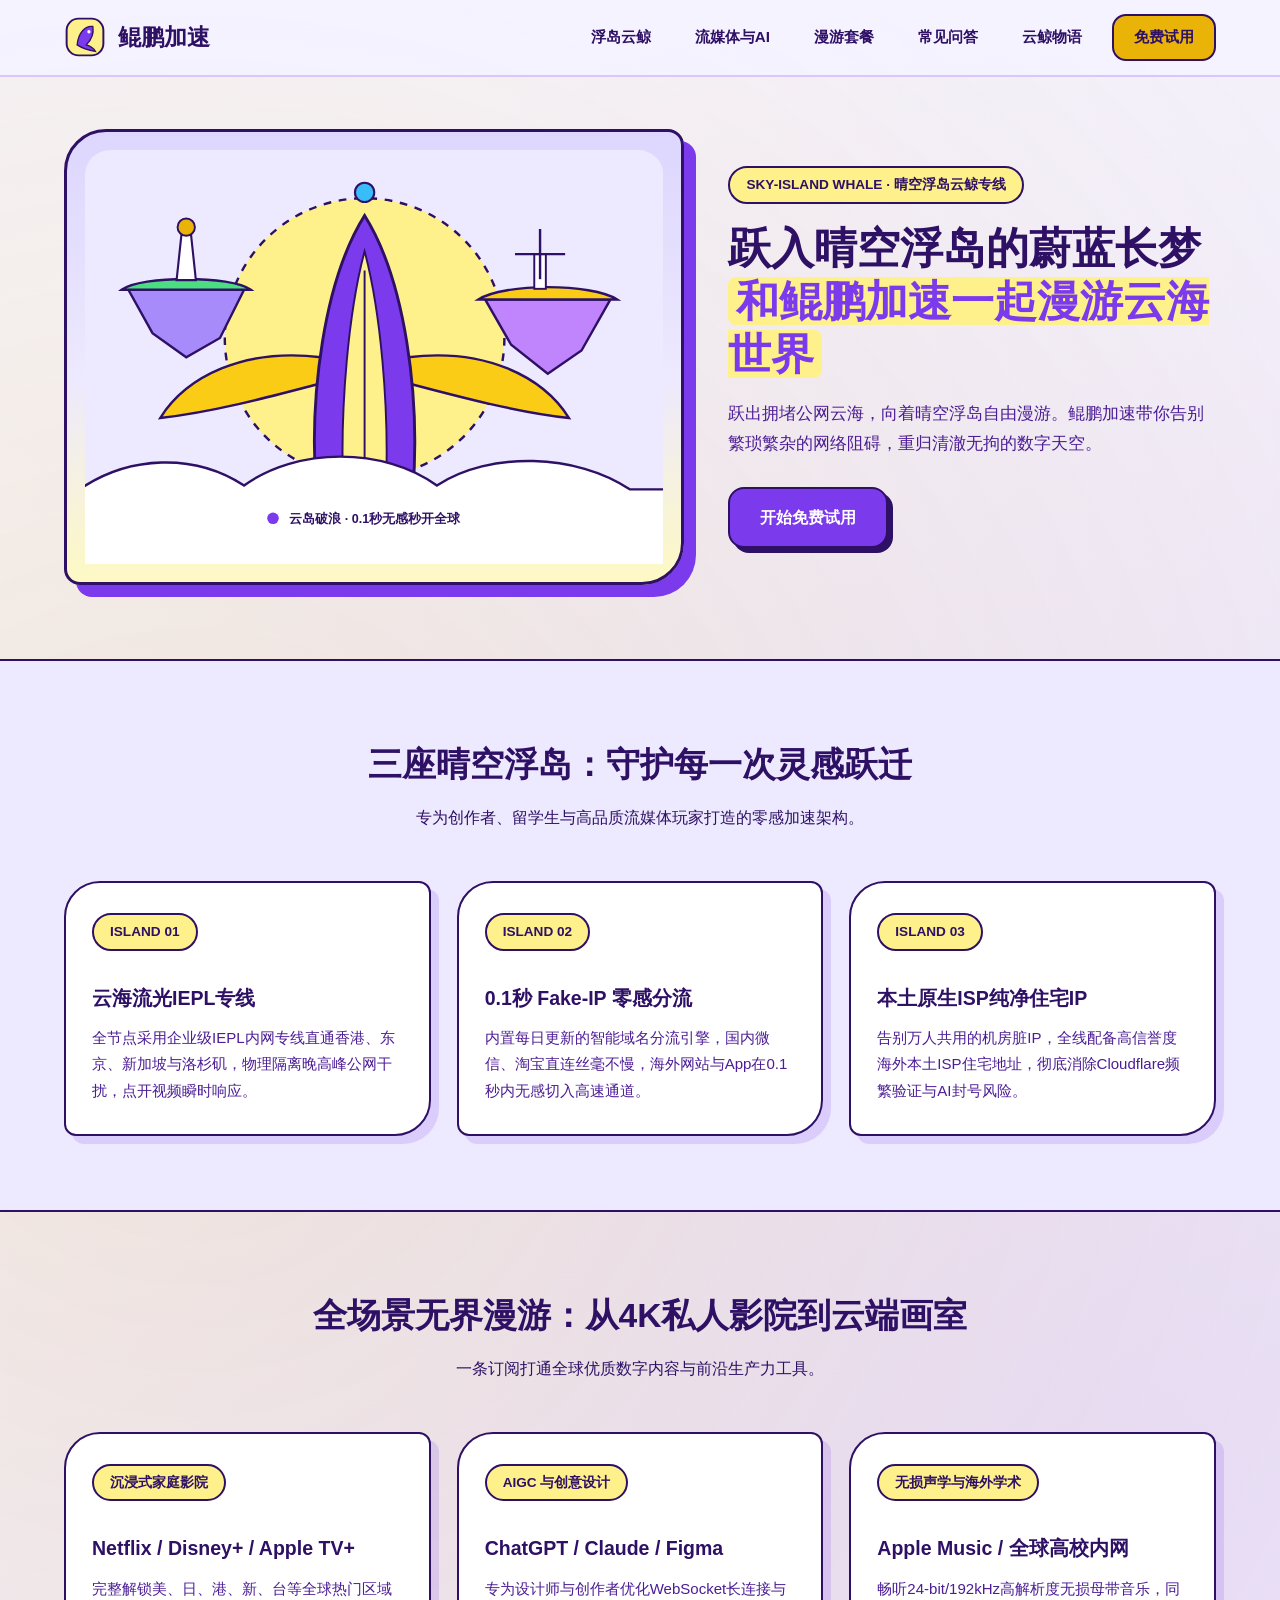
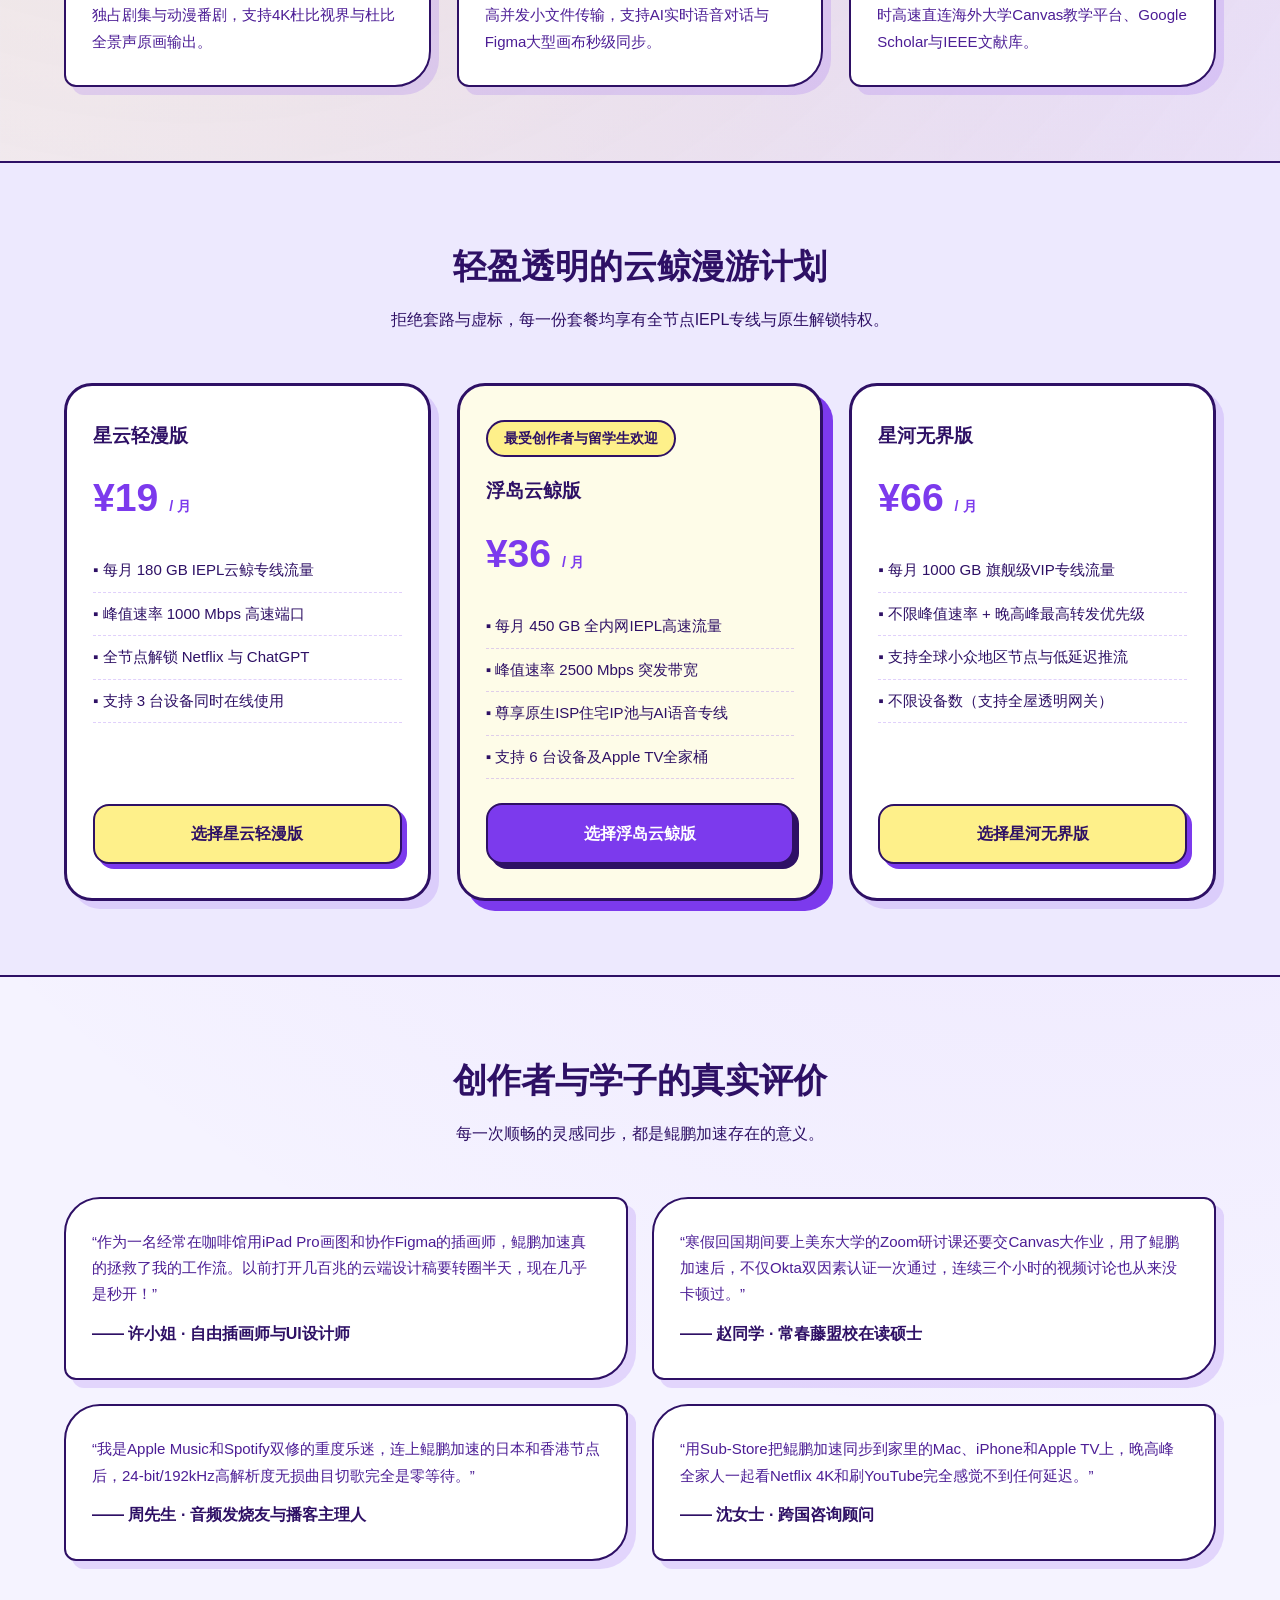
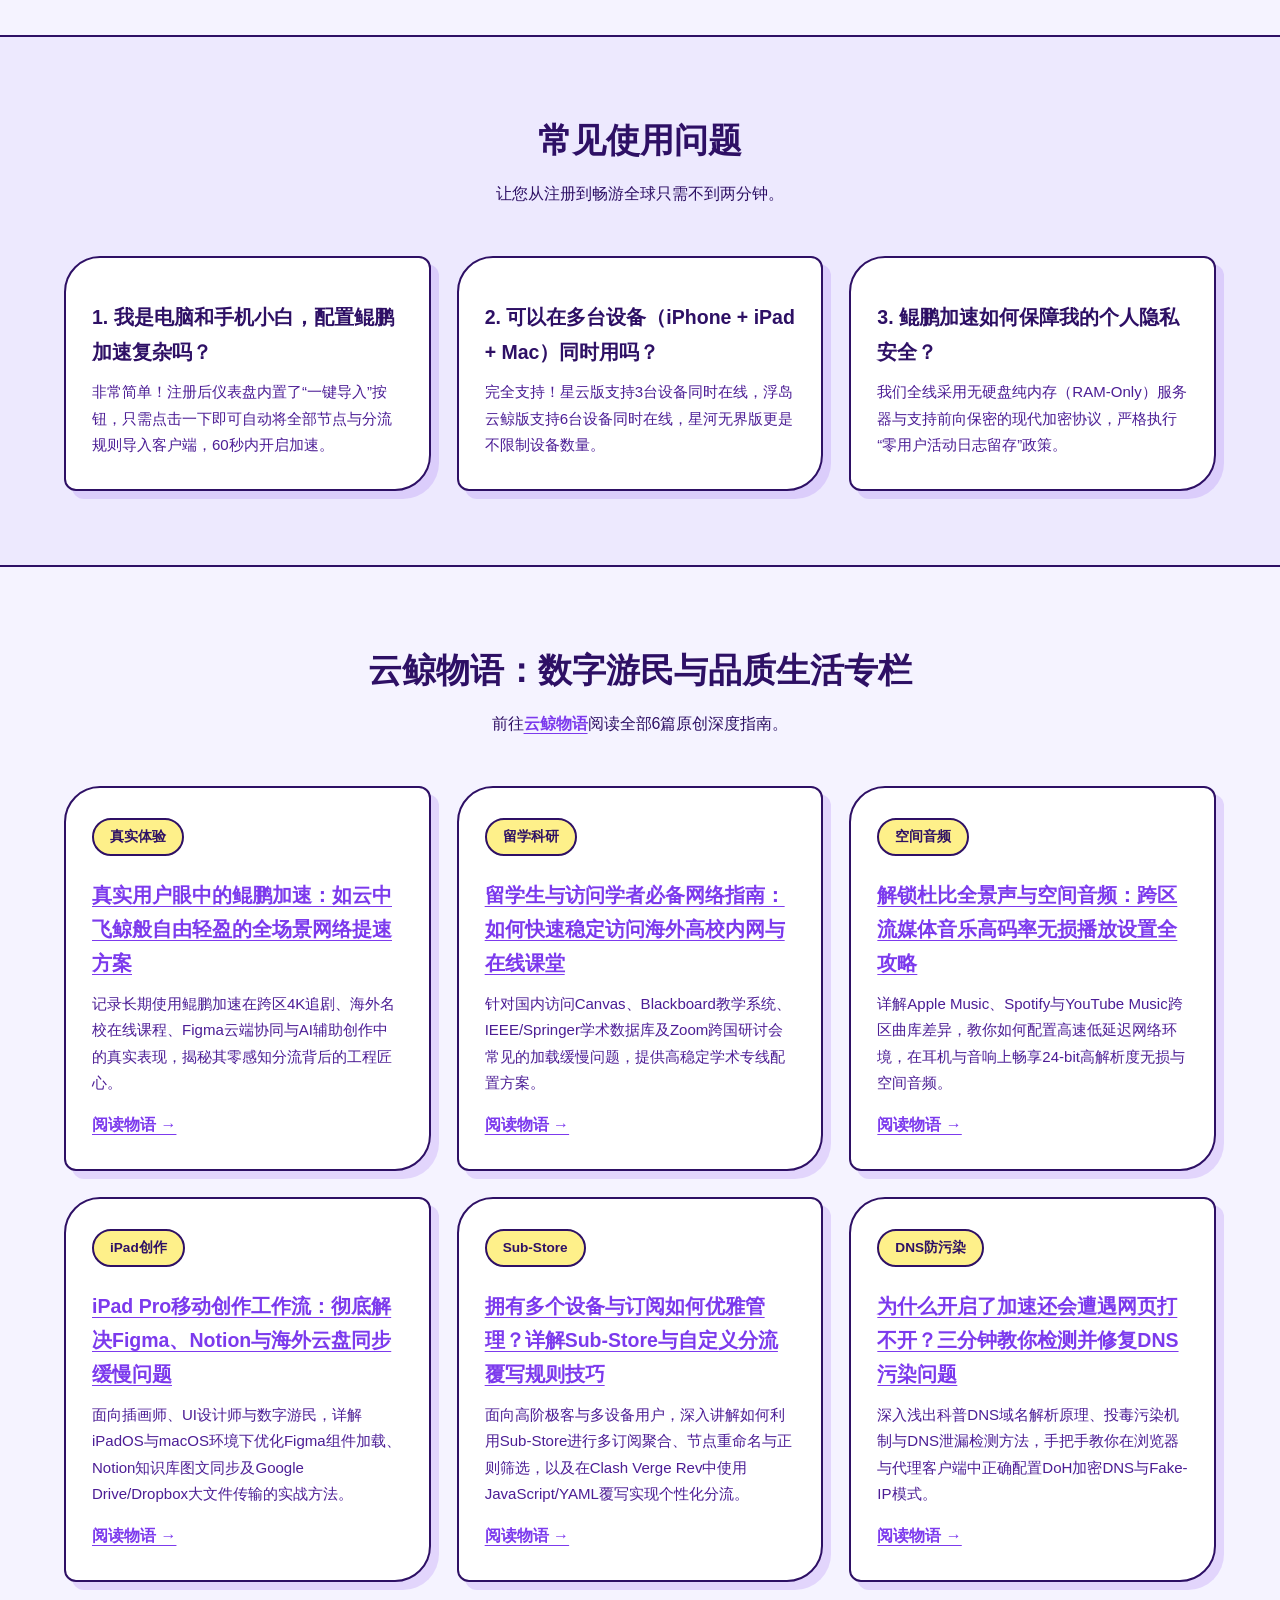
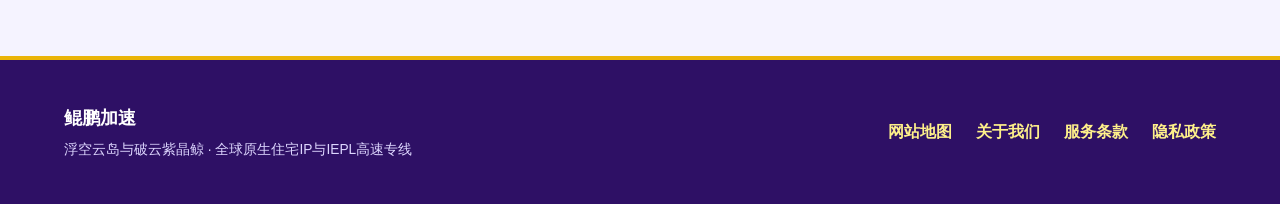
<file: index.html>
<!DOCTYPE html>
<html lang="zh-CN">
<head>
  <meta charset="UTF-8">
  <meta name="viewport" content="width=device-width, initial-scale=1.0">
  <title>鲲鹏加速 - 如云中飞鲸般自由轻盈的全球IEPL网络加速与4K流媒体秒开专线</title>
  <meta name="description" content="鲲鹏加速为您打造如浮空云岛飞鲸般轻盈丝滑的网络加速体验，融合多线BGP与IEPL内网专线，实现Netflix 4K、AI语音及海外学术极速秒开，是深受信赖的机场推荐之选。">
  <meta name="keywords" content="鲲鹏加速,网络加速,极速秒开,机场推荐,云鲸专线,海外流媒体解锁,留学网络加速,AI工具直连">
  <link rel="canonical" href="https://kunpejiasu.mom/">
  <meta property="og:type" content="website">
  <meta property="og:title" content="鲲鹏加速 - 如云中飞鲸般自由轻盈的全球IEPL网络加速服务">
  <meta property="og:description" content="全内网IEPL专线与原生ISP纯净住宅IP，让4K杜比视界观影、海外留学网课与AI创作零感秒开。">
  <meta property="og:url" content="https://kunpejiasu.mom/">
  <meta property="og:image" content="https://kunpejiasu.mom/og-kunpeng-mom.png">
  <meta property="og:site_name" content="鲲鹏加速">
  <script type="application/ld+json">
  {
    "@context": "https://schema.org",
    "@type": "Product",
    "name": "鲲鹏加速",
    "brand": { "@type": "Brand", "name": "鲲鹏加速" },
    "description": "鲲鹏加速提供高纯净度原生住宅IP与全内网IEPL专线网络加速服务，支持4K超高清流媒体、多模态AI实时对话与跨国学术协作极速秒开。",
    "offers": { "@type": "AggregateOffer", "lowPrice": "19.00", "highPrice": "66.00", "priceCurrency": "CNY", "offerCount": "3" }
  }
  </script>
  <link rel="stylesheet" href="style.css">
</head>
<body>
  <header class="li-header">
  <div class="li-wrap li-nav-row">
    <a href="index.html" class="li-brand">
      <svg width="42" height="42" viewBox="0 0 64 64" fill="none" xmlns="http://www.w3.org/2000/svg" aria-label="鲲鹏加速浮岛紫晶云鲸徽标">
        <rect x="4" y="4" width="56" height="56" rx="18" fill="#FEF08A" stroke="#2E1065" stroke-width="3"/>
        <path d="M20 44 C 22 24, 34 14, 44 16 C 46 28, 40 38, 34 44 C 40 46, 46 50, 48 54 C 36 52, 26 48, 20 44 Z" fill="#7C3AED" stroke="#2E1065" stroke-width="2"/>
        <circle cx="38" cy="24" r="2.5" fill="#FFFFFF"/>
      </svg>
      <span class="li-brand-text">鲲鹏加速</span>
    </a>
    <nav class="li-nav" aria-label="主导航">
      <a href="index.html#features">浮岛云鲸</a>
      <a href="index.html#scenes">流媒体与AI</a>
      <a href="index.html#plans">漫游套餐</a>
      <a href="index.html#faq">常见问答</a>
      <a href="skywhale-notes.html">云鲸物语</a>
      <a href="https://ww012.twilightaff.com/#/?code=A56DH1Af" class="btn-li-top" rel="nofollow" target="_blank">免费试用</a>
    </nav>
  </div>
</header>
  <main>
    <section class="li-hero">
      <div class="li-wrap li-hero-reverse">
        <!-- LEFT SIDE: Animated SVG of Breaching Amethyst Sky-Whale & Floating Cloud Islands -->
        <div class="li-island-stage" role="img" aria-label="鲲鹏加速紫晶巨鲸垂直跃出晴空云海飞向浮空云岛灯塔动态插画">
          <svg viewBox="0 0 600 430" fill="none" xmlns="http://www.w3.org/2000/svg">
            <rect width="600" height="430" rx="26" fill="#EDE9FE"/>
            <!-- Sunlit Citron Sky Halo -->
            <circle cx="290" cy="195" r="145" fill="#FEF08A" stroke="#2E1065" stroke-width="2.5" stroke-dasharray="8 8"/>
            <!-- Floating Sky-Island Left -->
            <g class="anim-sky-island">
              <path d="M45 145 L165 145 L140 195 L105 215 L70 190 Z" fill="#A78BFA" stroke="#2E1065" stroke-width="2.5"/>
              <path d="M38 145 C 58 130, 152 130, 172 145 Z" fill="#4ADE80" stroke="#2E1065" stroke-width="2.5"/>
              <!-- Lighthouse on Left Island -->
              <polygon points="95,135 115,135 110,88 100,88" fill="#FFFFFF" stroke="#2E1065" stroke-width="2.2"/>
              <circle cx="105" cy="80" r="9" fill="#EAB308" stroke="#2E1065" stroke-width="2"/>
            </g>
            <!-- Floating Sky-Island Right with Spinning Windmill -->
            <g class="anim-sky-island">
              <path d="M415 155 L545 155 L515 208 L480 232 L442 202 Z" fill="#C084FC" stroke="#2E1065" stroke-width="2.5"/>
              <path d="M408 155 C 435 138, 525 138, 552 155 Z" fill="#FACC15" stroke="#2E1065" stroke-width="2.5"/>
              <rect x="466" y="108" width="12" height="36" fill="#FFFFFF" stroke="#2E1065" stroke-width="2"/>
              <g class="anim-windmill" stroke="#2E1065" stroke-width="2.5">
                <line x1="472" y1="82" x2="472" y2="134"/><line x1="446" y1="108" x2="498" y2="108"/>
              </g>
            </g>
            <!-- CENTERPIECE: Breaching Amethyst & Citron Sky-Whale Leaping Vertically Upward! -->
            <g class="anim-breach-whale">
              <!-- Wide Spread Wing-Fins (Left & Right) -->
              <path d="M245 215 C 165 205, 105 235, 78 278 C 132 272, 192 256, 245 242 Z" fill="#FACC15" stroke="#2E1065" stroke-width="2.5"/>
              <path d="M335 215 C 415 205, 475 235, 502 278 C 448 272, 388 256, 335 242 Z" fill="#FACC15" stroke="#2E1065" stroke-width="2.5"/>
              <!-- Vertical Breaching Whale Torso -->
              <path d="M240 355 C 232 255, 248 135, 290 68 C 332 135, 348 255, 340 355 Z" fill="#7C3AED" stroke="#2E1065" stroke-width="3"/>
              <!-- Striated Golden Belly Center -->
              <path d="M268 355 C 264 265, 274 165, 290 105 C 306 165, 316 265, 312 355 Z" fill="#FEF08A" stroke="#2E1065" stroke-width="2"/>
              <line x1="290" y1="125" x2="290" y2="345" stroke="#2E1065" stroke-width="2"/>
              <!-- Crown Star Above Whale Nose -->
              <circle cx="290" cy="44" r="10" fill="#38BDF8" stroke="#2E1065" stroke-width="2.2"/>
            </g>
            <!-- Fluffy Daylight Cloud Sea at Bottom -->
            <path d="M-10 355 C45 315, 115 315, 165 348 C220 308, 310 308, 365 348 C420 312, 510 315, 565 352 L610 352 L610 435 L-10 435 Z" fill="#FFFFFF" stroke="#2E1065" stroke-width="2.5"/>
            <circle cx="195" cy="382" r="6" fill="#7C3AED"/>
            <text x="212" y="387" fill="#2E1065" font-size="13" font-weight="900">云岛破浪 · 0.1秒无感秒开全球</text>
          </svg>
        </div>

        <!-- RIGHT SIDE: Hero Copy & Dual CTAs -->
        <div class="li-hero-copy">
          <span class="li-tag">SKY-ISLAND WHALE · 晴空浮岛云鲸专线</span>
          <h1>跃入晴空浮岛的蔚蓝长梦 <span>和鲲鹏加速一起漫游云海世界</span></h1>
          <p>跃出拥堵公网云海，向着晴空浮岛自由漫游。鲲鹏加速带你告别繁琐繁杂的网络阻碍，重归清澈无拘的数字天空。</p>
          <div class="li-cta-group">
            <a href="https://ww012.twilightaff.com/#/?code=A56DH1Af" class="btn-li-violet" rel="nofollow" target="_blank">开始免费试用</a>
            
          </div>
        </div>
      </div>
    </section>

    <section id="features" class="li-sec violet-band">
      <div class="li-wrap">
        <div class="li-sec-head">
          <h2>三座晴空浮岛：守护每一次灵感跃迁</h2>
          <p>专为创作者、留学生与高品质流媒体玩家打造的零感加速架构。</p>
        </div>
        <div class="li-island-grid">
          <div class="li-island-card">
            <span class="li-tag">ISLAND 01</span>
            <h3>云海流光IEPL专线</h3>
            <p>全节点采用企业级IEPL内网专线直通香港、东京、新加坡与洛杉矶，物理隔离晚高峰公网干扰，点开视频瞬时响应。</p>
          </div>
          <div class="li-island-card">
            <span class="li-tag">ISLAND 02</span>
            <h3>0.1秒 Fake-IP 零感分流</h3>
            <p>内置每日更新的智能域名分流引擎，国内微信、淘宝直连丝毫不慢，海外网站与App在0.1秒内无感切入高速通道。</p>
          </div>
          <div class="li-island-card">
            <span class="li-tag">ISLAND 03</span>
            <h3>本土原生ISP纯净住宅IP</h3>
            <p>告别万人共用的机房脏IP，全线配备高信誉度海外本土ISP住宅地址，彻底消除Cloudflare频繁验证与AI封号风险。</p>
          </div>
        </div>
      </div>
    </section>

    <section id="scenes" class="li-sec">
      <div class="li-wrap">
        <div class="li-sec-head">
          <h2>全场景无界漫游：从4K私人影院到云端画室</h2>
          <p>一条订阅打通全球优质数字内容与前沿生产力工具。</p>
        </div>
        <div class="li-island-grid">
          <div class="li-island-card">
            <span class="li-tag">沉浸式家庭影院</span>
            <h3>Netflix / Disney+ / Apple TV+</h3>
            <p>完整解锁美、日、港、新、台等全球热门区域独占剧集与动漫番剧，支持4K杜比视界与杜比全景声原画输出。</p>
          </div>
          <div class="li-island-card">
            <span class="li-tag">AIGC 与创意设计</span>
            <h3>ChatGPT / Claude / Figma</h3>
            <p>专为设计师与创作者优化WebSocket长连接与高并发小文件传输，支持AI实时语音对话与Figma大型画布秒级同步。</p>
          </div>
          <div class="li-island-card">
            <span class="li-tag">无损声学与海外学术</span>
            <h3>Apple Music / 全球高校内网</h3>
            <p>畅听24-bit/192kHz高解析度无损母带音乐，同时高速直连海外大学Canvas教学平台、Google Scholar与IEEE文献库。</p>
          </div>
        </div>
      </div>
    </section>

    <section id="plans" class="li-sec violet-band">
      <div class="li-wrap">
        <div class="li-sec-head">
          <h2>轻盈透明的云鲸漫游计划</h2>
          <p>拒绝套路与虚标，每一份套餐均享有全节点IEPL专线与原生解锁特权。</p>
        </div>
        <div class="li-island-grid">
          <div class="li-price-card">
            <div>
              <h3>星云轻漫版</h3>
              <div class="li-price-num">¥19 <small style="font-size:0.9rem;">/ 月</small></div>
              <ul class="li-ul">
                <li>▪ 每月 180 GB IEPL云鲸专线流量</li>
                <li>▪ 峰值速率 1000 Mbps 高速端口</li>
                <li>▪ 全节点解锁 Netflix 与 ChatGPT</li>
                <li>▪ 支持 3 台设备同时在线使用</li>
              </ul>
            </div>
            <a href="https://ww012.twilightaff.com/#/?code=A56DH1Af" class="btn-li-citron" style="width:100%;" rel="nofollow" target="_blank">选择星云轻漫版</a>
          </div>
          <div class="li-price-card pop">
            <div>
              <span class="li-tag">最受创作者与留学生欢迎</span>
              <h3>浮岛云鲸版</h3>
              <div class="li-price-num">¥36 <small style="font-size:0.9rem;">/ 月</small></div>
              <ul class="li-ul">
                <li>▪ 每月 450 GB 全内网IEPL高速流量</li>
                <li>▪ 峰值速率 2500 Mbps 突发带宽</li>
                <li>▪ 尊享原生ISP住宅IP池与AI语音专线</li>
                <li>▪ 支持 6 台设备及Apple TV全家桶</li>
              </ul>
            </div>
            <a href="https://ww012.twilightaff.com/#/?code=A56DH1Af" class="btn-li-violet" style="width:100%;" rel="nofollow" target="_blank">选择浮岛云鲸版</a>
          </div>
          <div class="li-price-card">
            <div>
              <h3>星河无界版</h3>
              <div class="li-price-num">¥66 <small style="font-size:0.9rem;">/ 月</small></div>
              <ul class="li-ul">
                <li>▪ 每月 1000 GB 旗舰级VIP专线流量</li>
                <li>▪ 不限峰值速率 + 晚高峰最高转发优先级</li>
                <li>▪ 支持全球小众地区节点与低延迟推流</li>
                <li>▪ 不限设备数（支持全屋透明网关）</li>
              </ul>
            </div>
            <a href="https://ww012.twilightaff.com/#/?code=A56DH1Af" class="btn-li-citron" style="width:100%;" rel="nofollow" target="_blank">选择星河无界版</a>
          </div>
        </div>
      </div>
    </section>

    <section class="li-sec">
      <div class="li-wrap">
        <div class="li-sec-head">
          <h2>创作者与学子的真实评价</h2>
          <p>每一次顺畅的灵感同步，都是鲲鹏加速存在的意义。</p>
        </div>
        <div class="li-two-grid">
          <div class="li-island-card">
            <p>“作为一名经常在咖啡馆用iPad Pro画图和协作Figma的插画师，鲲鹏加速真的拯救了我的工作流。以前打开几百兆的云端设计稿要转圈半天，现在几乎是秒开！”</p>
            <strong style="display:block;margin-top:12px;">—— 许小姐 · 自由插画师与UI设计师</strong>
          </div>
          <div class="li-island-card">
            <p>“寒假回国期间要上美东大学的Zoom研讨课还要交Canvas大作业，用了鲲鹏加速后，不仅Okta双因素认证一次通过，连续三个小时的视频讨论也从来没卡顿过。”</p>
            <strong style="display:block;margin-top:12px;">—— 赵同学 · 常春藤盟校在读硕士</strong>
          </div>
          <div class="li-island-card">
            <p>“我是Apple Music和Spotify双修的重度乐迷，连上鲲鹏加速的日本和香港节点后，24-bit/192kHz高解析度无损曲目切歌完全是零等待。”</p>
            <strong style="display:block;margin-top:12px;">—— 周先生 · 音频发烧友与播客主理人</strong>
          </div>
          <div class="li-island-card">
            <p>“用Sub-Store把鲲鹏加速同步到家里的Mac、iPhone和Apple TV上，晚高峰全家人一起看Netflix 4K和刷YouTube完全感觉不到任何延迟。”</p>
            <strong style="display:block;margin-top:12px;">—— 沈女士 · 跨国咨询顾问</strong>
          </div>
        </div>
      </div>
    </section>

    <section id="faq" class="li-sec violet-band">
      <div class="li-wrap">
        <div class="li-sec-head">
          <h2>常见使用问题</h2>
          <p>让您从注册到畅游全球只需不到两分钟。</p>
        </div>
        <div class="li-island-grid">
          <div class="li-island-card">
            <h3>1. 我是电脑和手机小白，配置鲲鹏加速复杂吗？</h3>
            <p>非常简单！注册后仪表盘内置了“一键导入”按钮，只需点击一下即可自动将全部节点与分流规则导入客户端，60秒内开启加速。</p>
          </div>
          <div class="li-island-card">
            <h3>2. 可以在多台设备（iPhone + iPad + Mac）同时用吗？</h3>
            <p>完全支持！星云版支持3台设备同时在线，浮岛云鲸版支持6台设备同时在线，星河无界版更是不限制设备数量。</p>
          </div>
          <div class="li-island-card">
            <h3>3. 鲲鹏加速如何保障我的个人隐私安全？</h3>
            <p>我们全线采用无硬盘纯内存（RAM-Only）服务器与支持前向保密的现代加密协议，严格执行“零用户活动日志留存”政策。</p>
          </div>
        </div>
      </div>
    </section>

    <section class="li-sec">
      <div class="li-wrap">
        <div class="li-sec-head">
          <h2>云鲸物语：数字游民与品质生活专栏</h2>
          <p>前往<a href="skywhale-notes.html">云鲸物语</a>阅读全部6篇原创深度指南。</p>
        </div>
        <div class="li-island-grid">
          
        <article class="li-island-card" style="display:flex;flex-direction:column;justify-content:space-between;">
          <div>
            <span class="li-tag" style="margin-bottom:10px;">真实体验</span>
            <h3><a href="kunpeng-smooth-streaming-and-ai-experience.html">真实用户眼中的鲲鹏加速：如云中飞鲸般自由轻盈的全场景网络提速方案</a></h3>
            <p>记录长期使用鲲鹏加速在跨区4K追剧、海外名校在线课程、Figma云端协同与AI辅助创作中的真实表现，揭秘其零感知分流背后的工程匠心。</p>
          </div>
          <a href="kunpeng-smooth-streaming-and-ai-experience.html" style="margin-top:14px;">阅读物语 →</a>
        </article>
        <article class="li-island-card" style="display:flex;flex-direction:column;justify-content:space-between;">
          <div>
            <span class="li-tag" style="margin-bottom:10px;">留学科研</span>
            <h3><a href="overseas-study-canvas-zoom-library-access.html">留学生与访问学者必备网络指南：如何快速稳定访问海外高校内网与在线课堂</a></h3>
            <p>针对国内访问Canvas、Blackboard教学系统、IEEE/Springer学术数据库及Zoom跨国研讨会常见的加载缓慢问题，提供高稳定学术专线配置方案。</p>
          </div>
          <a href="overseas-study-canvas-zoom-library-access.html" style="margin-top:14px;">阅读物语 →</a>
        </article>
        <article class="li-island-card" style="display:flex;flex-direction:column;justify-content:space-between;">
          <div>
            <span class="li-tag" style="margin-bottom:10px;">空间音频</span>
            <h3><a href="spotify-apple-music-dolby-atmos-spatial-audio.html">解锁杜比全景声与空间音频：跨区流媒体音乐高码率无损播放设置全攻略</a></h3>
            <p>详解Apple Music、Spotify与YouTube Music跨区曲库差异，教你如何配置高速低延迟网络环境，在耳机与音响上畅享24-bit高解析度无损与空间音频。</p>
          </div>
          <a href="spotify-apple-music-dolby-atmos-spatial-audio.html" style="margin-top:14px;">阅读物语 →</a>
        </article>
        <article class="li-island-card" style="display:flex;flex-direction:column;justify-content:space-between;">
          <div>
            <span class="li-tag" style="margin-bottom:10px;">iPad创作</span>
            <h3><a href="ipad-pro-mobile-creative-cloud-sync-speed.html">iPad Pro移动创作工作流：彻底解决Figma、Notion与海外云盘同步缓慢问题</a></h3>
            <p>面向插画师、UI设计师与数字游民，详解iPadOS与macOS环境下优化Figma组件加载、Notion知识库图文同步及Google Drive/Dropbox大文件传输的实战方法。</p>
          </div>
          <a href="ipad-pro-mobile-creative-cloud-sync-speed.html" style="margin-top:14px;">阅读物语 →</a>
        </article>
        <article class="li-island-card" style="display:flex;flex-direction:column;justify-content:space-between;">
          <div>
            <span class="li-tag" style="margin-bottom:10px;">Sub-Store</span>
            <h3><a href="clash-verge-substore-subscription-management.html">拥有多个设备与订阅如何优雅管理？详解Sub-Store与自定义分流覆写规则技巧</a></h3>
            <p>面向高阶极客与多设备用户，深入讲解如何利用Sub-Store进行多订阅聚合、节点重命名与正则筛选，以及在Clash Verge Rev中使用JavaScript/YAML覆写实现个性化分流。</p>
          </div>
          <a href="clash-verge-substore-subscription-management.html" style="margin-top:14px;">阅读物语 →</a>
        </article>
        <article class="li-island-card" style="display:flex;flex-direction:column;justify-content:space-between;">
          <div>
            <span class="li-tag" style="margin-bottom:10px;">DNS防污染</span>
            <h3><a href="dns-leak-test-and-encrypted-doh-setup.html">为什么开启了加速还会遭遇网页打不开？三分钟教你检测并修复DNS污染问题</a></h3>
            <p>深入浅出科普DNS域名解析原理、投毒污染机制与DNS泄漏检测方法，手把手教你在浏览器与代理客户端中正确配置DoH加密DNS与Fake-IP模式。</p>
          </div>
          <a href="dns-leak-test-and-encrypted-doh-setup.html" style="margin-top:14px;">阅读物语 →</a>
        </article>
        </div>
      </div>
    </section>
  </main>
  <footer class="li-footer">
  <div class="li-wrap li-footer-row">
    <div>
      <strong style="font-size: 1.15rem; color: #FFFFFF;">鲲鹏加速</strong>
      <p style="font-size: 0.86rem; color: #DDD6FE; margin-top: 4px;">浮空云岛与破云紫晶鲸 · 全球原生住宅IP与IEPL高速专线</p>
    </div>
    <div class="li-footer-links">
      <a href="sitemap.html">网站地图</a>
      <a href="about.html">关于我们</a>
      <a href="terms.html">服务条款</a>
      <a href="privacy.html">隐私政策</a>
    </div>
  </div>
</footer>
</body>
</html>
</file>
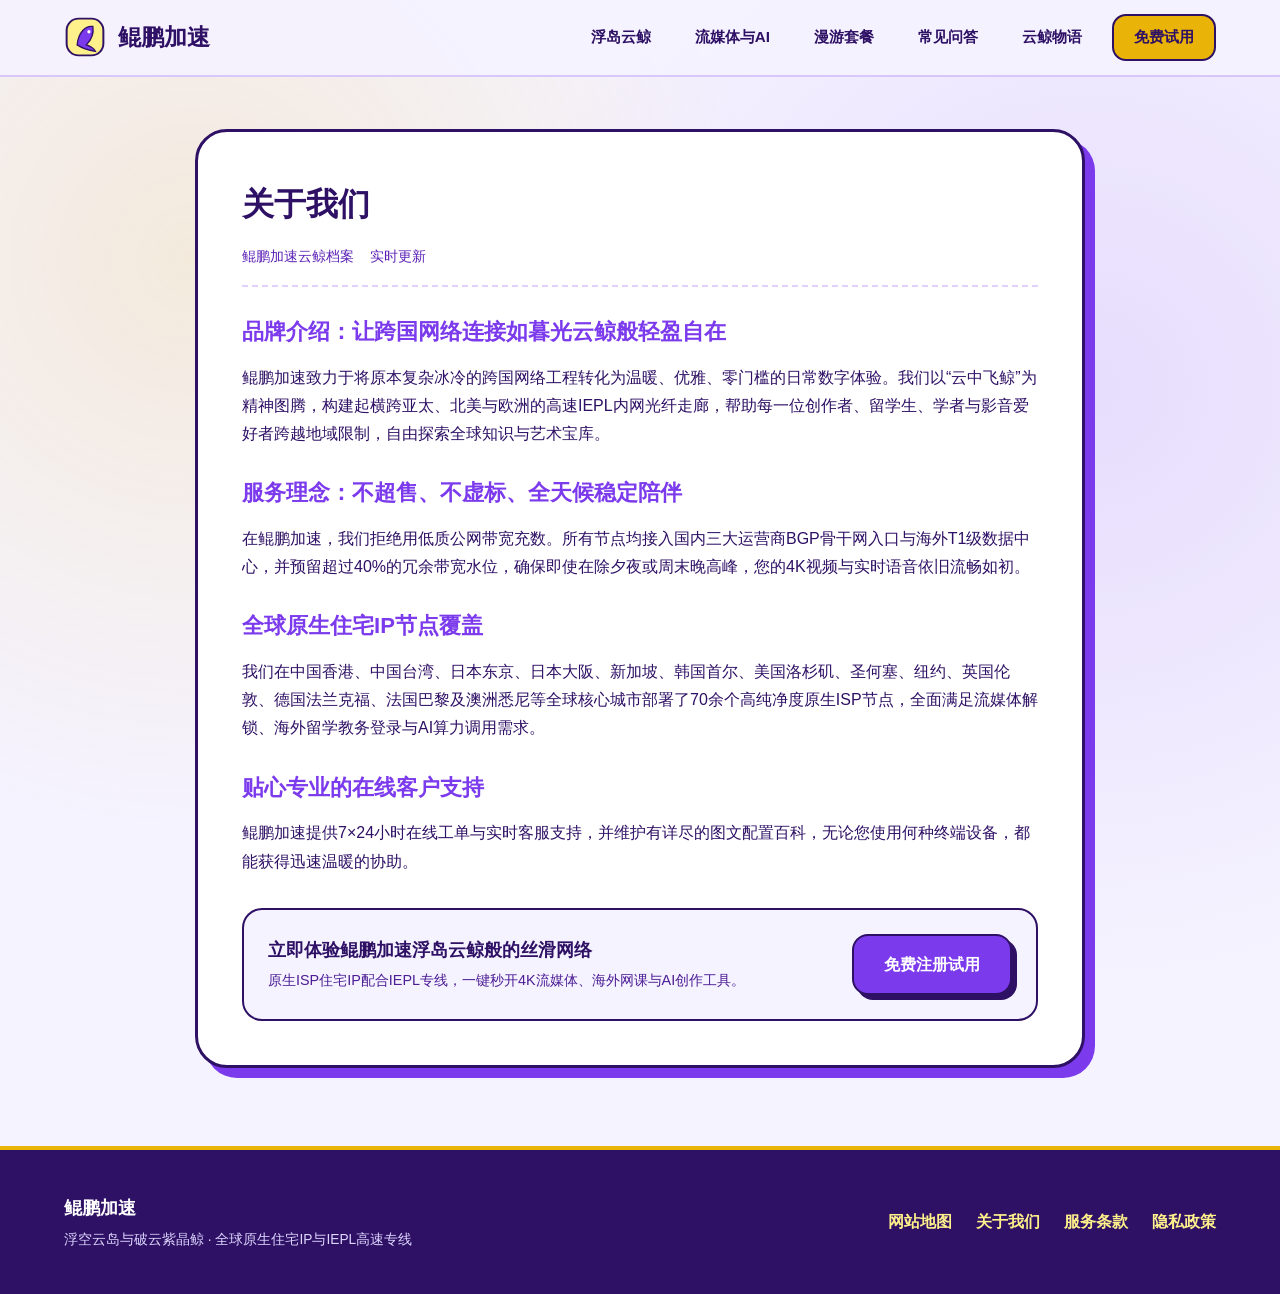
<file: about.html>
<!DOCTYPE html>
<html lang="zh-CN">
<head>
  <meta charset="UTF-8">
  <meta name="viewport" content="width=device-width, initial-scale=1.0">
  <title>关于我们 - 鲲鹏加速</title>
  <meta name="description" content="了解鲲鹏加速品牌故事、零超售服务理念、全球70+原生节点覆盖与7×24小时在线支持。">
  <link rel="canonical" href="https://kunpejiasu.mom/about.html">
  <link rel="stylesheet" href="style.css">
</head>
<body>
  <header class="li-header">
  <div class="li-wrap li-nav-row">
    <a href="index.html" class="li-brand">
      <svg width="42" height="42" viewBox="0 0 64 64" fill="none" xmlns="http://www.w3.org/2000/svg" aria-label="鲲鹏加速浮岛紫晶云鲸徽标">
        <rect x="4" y="4" width="56" height="56" rx="18" fill="#FEF08A" stroke="#2E1065" stroke-width="3"/>
        <path d="M20 44 C 22 24, 34 14, 44 16 C 46 28, 40 38, 34 44 C 40 46, 46 50, 48 54 C 36 52, 26 48, 20 44 Z" fill="#7C3AED" stroke="#2E1065" stroke-width="2"/>
        <circle cx="38" cy="24" r="2.5" fill="#FFFFFF"/>
      </svg>
      <span class="li-brand-text">鲲鹏加速</span>
    </a>
    <nav class="li-nav" aria-label="主导航">
      <a href="index.html#features">浮岛云鲸</a>
      <a href="index.html#scenes">流媒体与AI</a>
      <a href="index.html#plans">漫游套餐</a>
      <a href="index.html#faq">常见问答</a>
      <a href="skywhale-notes.html">云鲸物语</a>
      <a href="https://ww012.twilightaff.com/#/?code=A56DH1Af" class="btn-li-top" rel="nofollow" target="_blank">免费试用</a>
    </nav>
  </div>
</header>
  <main class="li-doc-sec">
    <div class="li-wrap">
      <article class="li-doc-card">
        <h1>关于我们</h1>
        <div class="li-doc-meta"><span>鲲鹏加速云鲸档案</span><span>实时更新</span></div>
        <div class="li-doc-body">
          <h2>品牌介绍：让跨国网络连接如暮光云鲸般轻盈自在</h2>
<p>鲲鹏加速致力于将原本复杂冰冷的跨国网络工程转化为温暖、优雅、零门槛的日常数字体验。我们以“云中飞鲸”为精神图腾，构建起横跨亚太、北美与欧洲的高速IEPL内网光纤走廊，帮助每一位创作者、留学生、学者与影音爱好者跨越地域限制，自由探索全球知识与艺术宝库。</p>

<h2>服务理念：不超售、不虚标、全天候稳定陪伴</h2>
<p>在鲲鹏加速，我们拒绝用低质公网带宽充数。所有节点均接入国内三大运营商BGP骨干网入口与海外T1级数据中心，并预留超过40%的冗余带宽水位，确保即使在除夕夜或周末晚高峰，您的4K视频与实时语音依旧流畅如初。</p>

<h2>全球原生住宅IP节点覆盖</h2>
<p>我们在中国香港、中国台湾、日本东京、日本大阪、新加坡、韩国首尔、美国洛杉矶、圣何塞、纽约、英国伦敦、德国法兰克福、法国巴黎及澳洲悉尼等全球核心城市部署了70余个高纯净度原生ISP节点，全面满足流媒体解锁、海外留学教务登录与AI算力调用需求。</p>

<h2>贴心专业的在线客户支持</h2>
<p>鲲鹏加速提供7×24小时在线工单与实时客服支持，并维护有详尽的图文配置百科，无论您使用何种终端设备，都能获得迅速温暖的协助。</p>
        </div>
        <div style="margin-top:32px;padding:24px;background:var(--bg-lilac);border:2px solid var(--ink-aubergine);border-radius:20px;display:flex;justify-content:space-between;align-items:center;flex-wrap:wrap;gap:16px;">
          <div>
            <strong style="font-size:1.1rem;color:var(--ink-aubergine);display:block;">立即体验鲲鹏加速浮岛云鲸般的丝滑网络</strong>
            <span style="font-size:0.9rem;color:#4C1D95;">原生ISP住宅IP配合IEPL专线，一键秒开4K流媒体、海外网课与AI创作工具。</span>
          </div>
          <a href="https://ww012.twilightaff.com/#/?code=A56DH1Af" class="btn-li-violet" rel="nofollow" target="_blank">免费注册试用</a>
        </div>
      </article>
    </div>
  </main>
  <footer class="li-footer">
  <div class="li-wrap li-footer-row">
    <div>
      <strong style="font-size: 1.15rem; color: #FFFFFF;">鲲鹏加速</strong>
      <p style="font-size: 0.86rem; color: #DDD6FE; margin-top: 4px;">浮空云岛与破云紫晶鲸 · 全球原生住宅IP与IEPL高速专线</p>
    </div>
    <div class="li-footer-links">
      <a href="sitemap.html">网站地图</a>
      <a href="about.html">关于我们</a>
      <a href="terms.html">服务条款</a>
      <a href="privacy.html">隐私政策</a>
    </div>
  </div>
</footer>
</body>
</html>
</file>
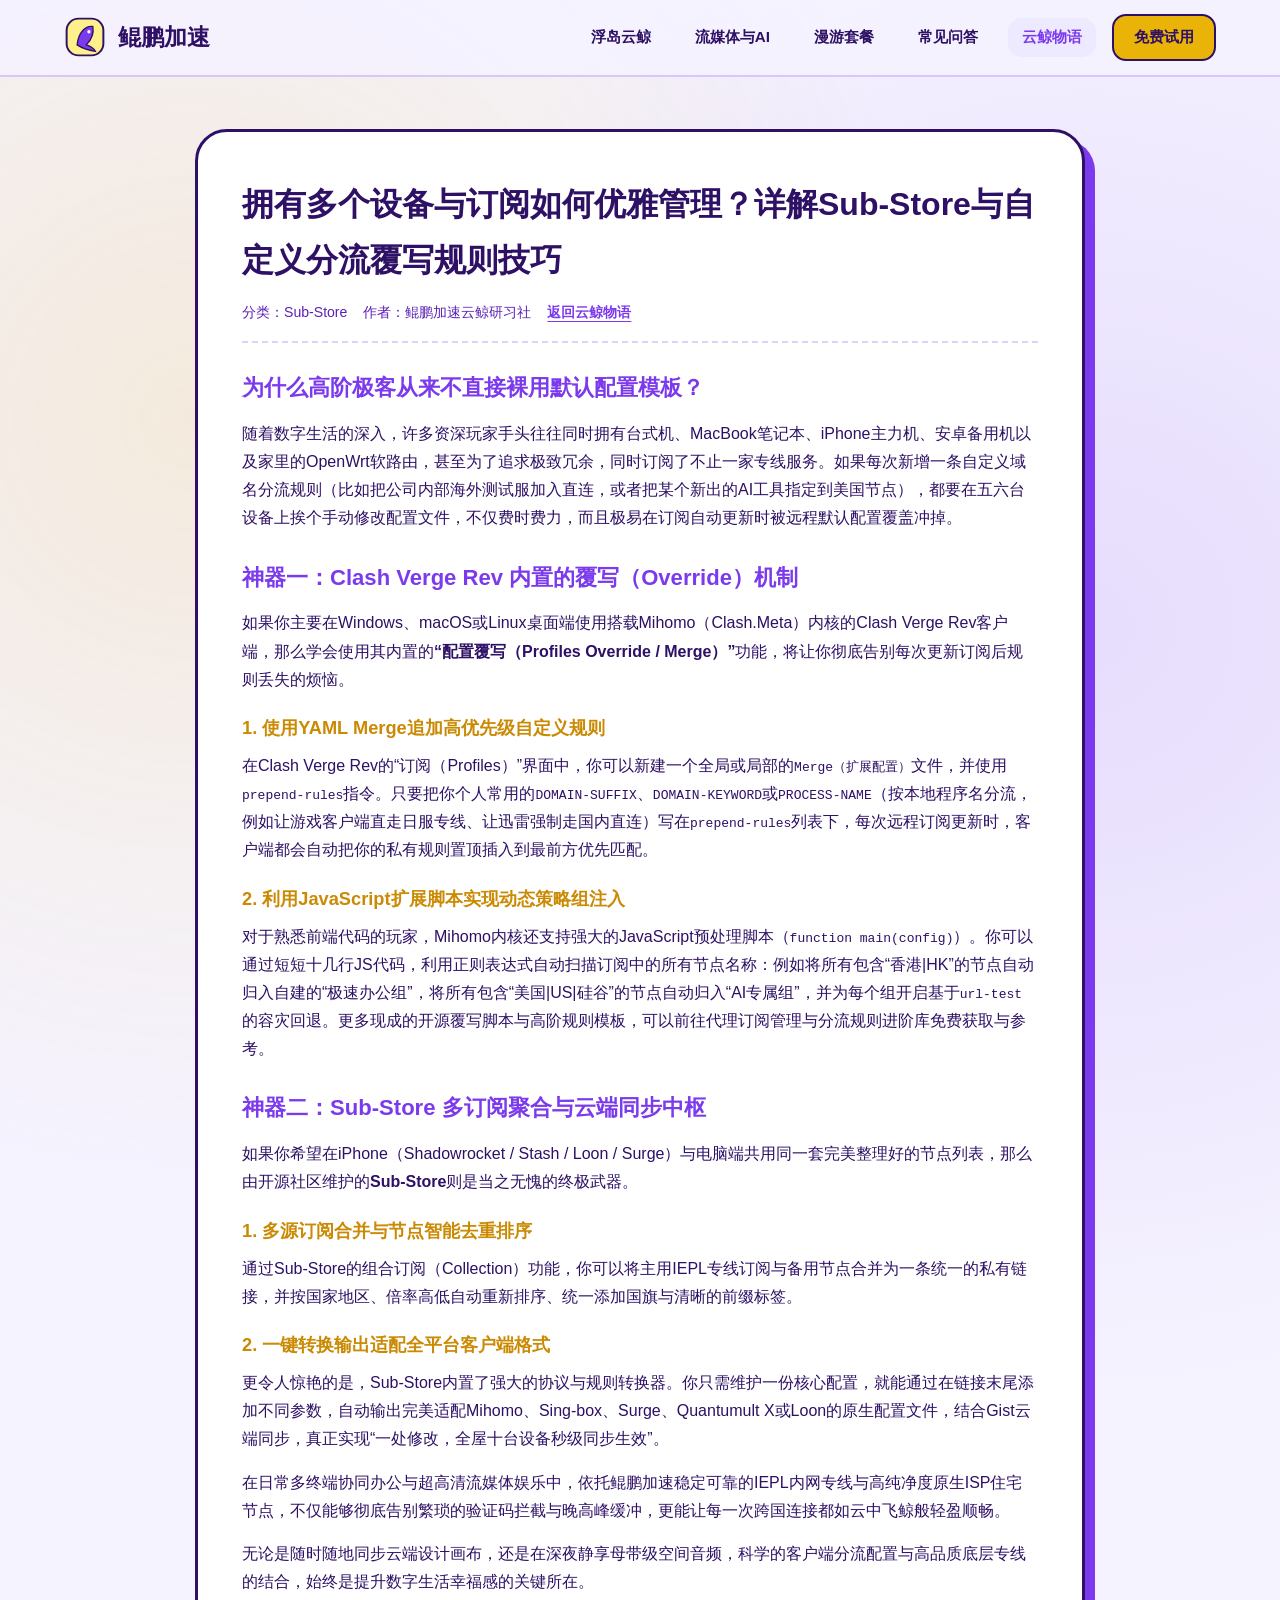
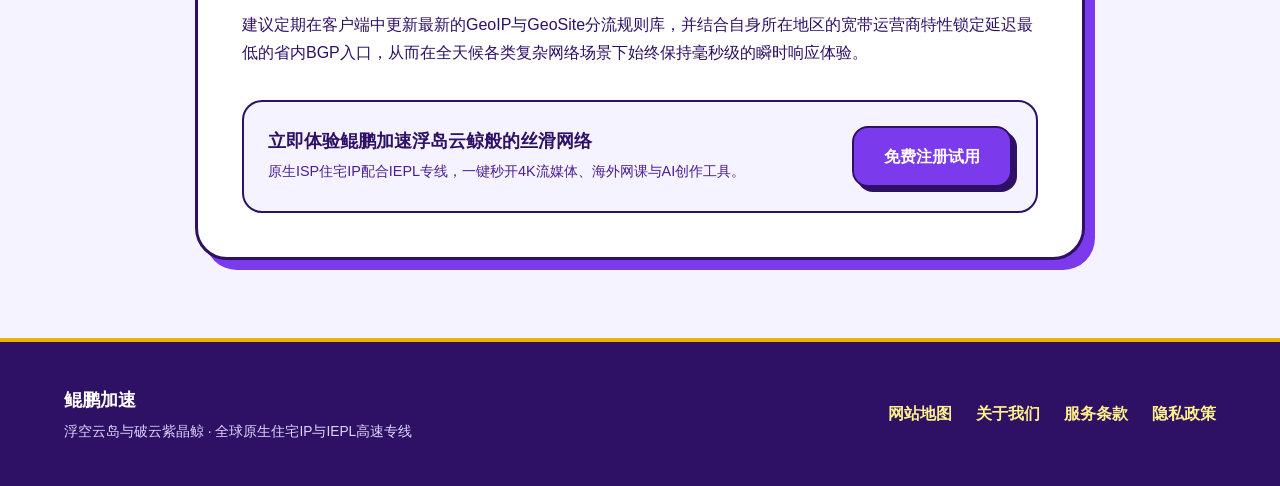
<file: clash-verge-substore-subscription-management.html>
<!DOCTYPE html>
<html lang="zh-CN">
<head>
  <meta charset="UTF-8">
  <meta name="viewport" content="width=device-width, initial-scale=1.0">
  <title>拥有多个设备与订阅如何优雅管理？详解Sub-Store与自定义分流覆写规则技巧 - 鲲鹏加速</title>
  <meta name="description" content="面向高阶极客与多设备用户，深入讲解如何利用Sub-Store进行多订阅聚合、节点重命名与正则筛选，以及在Clash Verge Rev中使用JavaScript/YAML覆写实现个性化分流。">
  <link rel="canonical" href="https://kunpejiasu.mom/clash-verge-substore-subscription-management.html">
  <link rel="stylesheet" href="style.css">
</head>
<body>
  <header class="li-header">
  <div class="li-wrap li-nav-row">
    <a href="index.html" class="li-brand">
      <svg width="42" height="42" viewBox="0 0 64 64" fill="none" xmlns="http://www.w3.org/2000/svg" aria-label="鲲鹏加速浮岛紫晶云鲸徽标">
        <rect x="4" y="4" width="56" height="56" rx="18" fill="#FEF08A" stroke="#2E1065" stroke-width="3"/>
        <path d="M20 44 C 22 24, 34 14, 44 16 C 46 28, 40 38, 34 44 C 40 46, 46 50, 48 54 C 36 52, 26 48, 20 44 Z" fill="#7C3AED" stroke="#2E1065" stroke-width="2"/>
        <circle cx="38" cy="24" r="2.5" fill="#FFFFFF"/>
      </svg>
      <span class="li-brand-text">鲲鹏加速</span>
    </a>
    <nav class="li-nav" aria-label="主导航">
      <a href="index.html#features">浮岛云鲸</a>
      <a href="index.html#scenes">流媒体与AI</a>
      <a href="index.html#plans">漫游套餐</a>
      <a href="index.html#faq">常见问答</a>
      <a href="skywhale-notes.html" class="active">云鲸物语</a>
      <a href="https://ww012.twilightaff.com/#/?code=A56DH1Af" class="btn-li-top" rel="nofollow" target="_blank">免费试用</a>
    </nav>
  </div>
</header>
  <main class="li-doc-sec">
    <div class="li-wrap">
      <article class="li-doc-card">
        <h1>拥有多个设备与订阅如何优雅管理？详解Sub-Store与自定义分流覆写规则技巧</h1>
        <div class="li-doc-meta"><span>分类：Sub-Store</span><span>作者：鲲鹏加速云鲸研习社</span><span><a href="skywhale-notes.html">返回云鲸物语</a></span></div>
        <div class="li-doc-body">
          <h2>为什么高阶极客从来不直接裸用默认配置模板？</h2>
<p>随着数字生活的深入，许多资深玩家手头往往同时拥有台式机、MacBook笔记本、iPhone主力机、安卓备用机以及家里的OpenWrt软路由，甚至为了追求极致冗余，同时订阅了不止一家专线服务。如果每次新增一条自定义域名分流规则（比如把公司内部海外测试服加入直连，或者把某个新出的AI工具指定到美国节点），都要在五六台设备上挨个手动修改配置文件，不仅费时费力，而且极易在订阅自动更新时被远程默认配置覆盖冲掉。</p>

<h2>神器一：Clash Verge Rev 内置的覆写（Override）机制</h2>
<p>如果你主要在Windows、macOS或Linux桌面端使用搭载Mihomo（Clash.Meta）内核的Clash Verge Rev客户端，那么学会使用其内置的<strong>“配置覆写（Profiles Override / Merge）”</strong>功能，将让你彻底告别每次更新订阅后规则丢失的烦恼。</p>

<h3>1. 使用YAML Merge追加高优先级自定义规则</h3>
<p>在Clash Verge Rev的“订阅（Profiles）”界面中，你可以新建一个全局或局部的<code>Merge（扩展配置）</code>文件，并使用<code>prepend-rules</code>指令。只要把你个人常用的<code>DOMAIN-SUFFIX</code>、<code>DOMAIN-KEYWORD</code>或<code>PROCESS-NAME</code>（按本地程序名分流，例如让游戏客户端直走日服专线、让迅雷强制走国内直连）写在<code>prepend-rules</code>列表下，每次远程订阅更新时，客户端都会自动把你的私有规则置顶插入到最前方优先匹配。</p>

<h3>2. 利用JavaScript扩展脚本实现动态策略组注入</h3>
<p>对于熟悉前端代码的玩家，Mihomo内核还支持强大的JavaScript预处理脚本（<code>function main(config)</code>）。你可以通过短短十几行JS代码，利用正则表达式自动扫描订阅中的所有节点名称：例如将所有包含“香港|HK”的节点自动归入自建的“极速办公组”，将所有包含“美国|US|硅谷”的节点自动归入“AI专属组”，并为每个组开启基于<code>url-test</code>的容灾回退。更多现成的开源覆写脚本与高阶规则模板，可以前往代理订阅管理与分流规则进阶库免费获取与参考。</p>

<h2>神器二：Sub-Store 多订阅聚合与云端同步中枢</h2>
<p>如果你希望在iPhone（Shadowrocket / Stash / Loon / Surge）与电脑端共用同一套完美整理好的节点列表，那么由开源社区维护的<strong>Sub-Store</strong>则是当之无愧的终极武器。</p>

<h3>1. 多源订阅合并与节点智能去重排序</h3>
<p>通过Sub-Store的组合订阅（Collection）功能，你可以将主用IEPL专线订阅与备用节点合并为一条统一的私有链接，并按国家地区、倍率高低自动重新排序、统一添加国旗与清晰的前缀标签。</p>

<h3>2. 一键转换输出适配全平台客户端格式</h3>
<p>更令人惊艳的是，Sub-Store内置了强大的协议与规则转换器。你只需维护一份核心配置，就能通过在链接末尾添加不同参数，自动输出完美适配Mihomo、Sing-box、Surge、Quantumult X或Loon的原生配置文件，结合Gist云端同步，真正实现“一处修改，全屋十台设备秒级同步生效”。</p>

<p>在日常多终端协同办公与超高清流媒体娱乐中，依托鲲鹏加速稳定可靠的IEPL内网专线与高纯净度原生ISP住宅节点，不仅能够彻底告别繁琐的验证码拦截与晚高峰缓冲，更能让每一次跨国连接都如云中飞鲸般轻盈顺畅。</p>
<p>无论是随时随地同步云端设计画布，还是在深夜静享母带级空间音频，科学的客户端分流配置与高品质底层专线的结合，始终是提升数字生活幸福感的关键所在。</p>
<p>建议定期在客户端中更新最新的GeoIP与GeoSite分流规则库，并结合自身所在地区的宽带运营商特性锁定延迟最低的省内BGP入口，从而在全天候各类复杂网络场景下始终保持毫秒级的瞬时响应体验。</p>
        </div>
        <div style="margin-top:32px;padding:24px;background:var(--bg-lilac);border:2px solid var(--ink-aubergine);border-radius:20px;display:flex;justify-content:space-between;align-items:center;flex-wrap:wrap;gap:16px;">
          <div>
            <strong style="font-size:1.1rem;color:var(--ink-aubergine);display:block;">立即体验鲲鹏加速浮岛云鲸般的丝滑网络</strong>
            <span style="font-size:0.9rem;color:#4C1D95;">原生ISP住宅IP配合IEPL专线，一键秒开4K流媒体、海外网课与AI创作工具。</span>
          </div>
          <a href="https://ww012.twilightaff.com/#/?code=A56DH1Af" class="btn-li-violet" rel="nofollow" target="_blank">免费注册试用</a>
        </div>
      </article>
    </div>
  </main>
  <footer class="li-footer">
  <div class="li-wrap li-footer-row">
    <div>
      <strong style="font-size: 1.15rem; color: #FFFFFF;">鲲鹏加速</strong>
      <p style="font-size: 0.86rem; color: #DDD6FE; margin-top: 4px;">浮空云岛与破云紫晶鲸 · 全球原生住宅IP与IEPL高速专线</p>
    </div>
    <div class="li-footer-links">
      <a href="sitemap.html">网站地图</a>
      <a href="about.html">关于我们</a>
      <a href="terms.html">服务条款</a>
      <a href="privacy.html">隐私政策</a>
    </div>
  </div>
</footer>
</body>
</html>
</file>
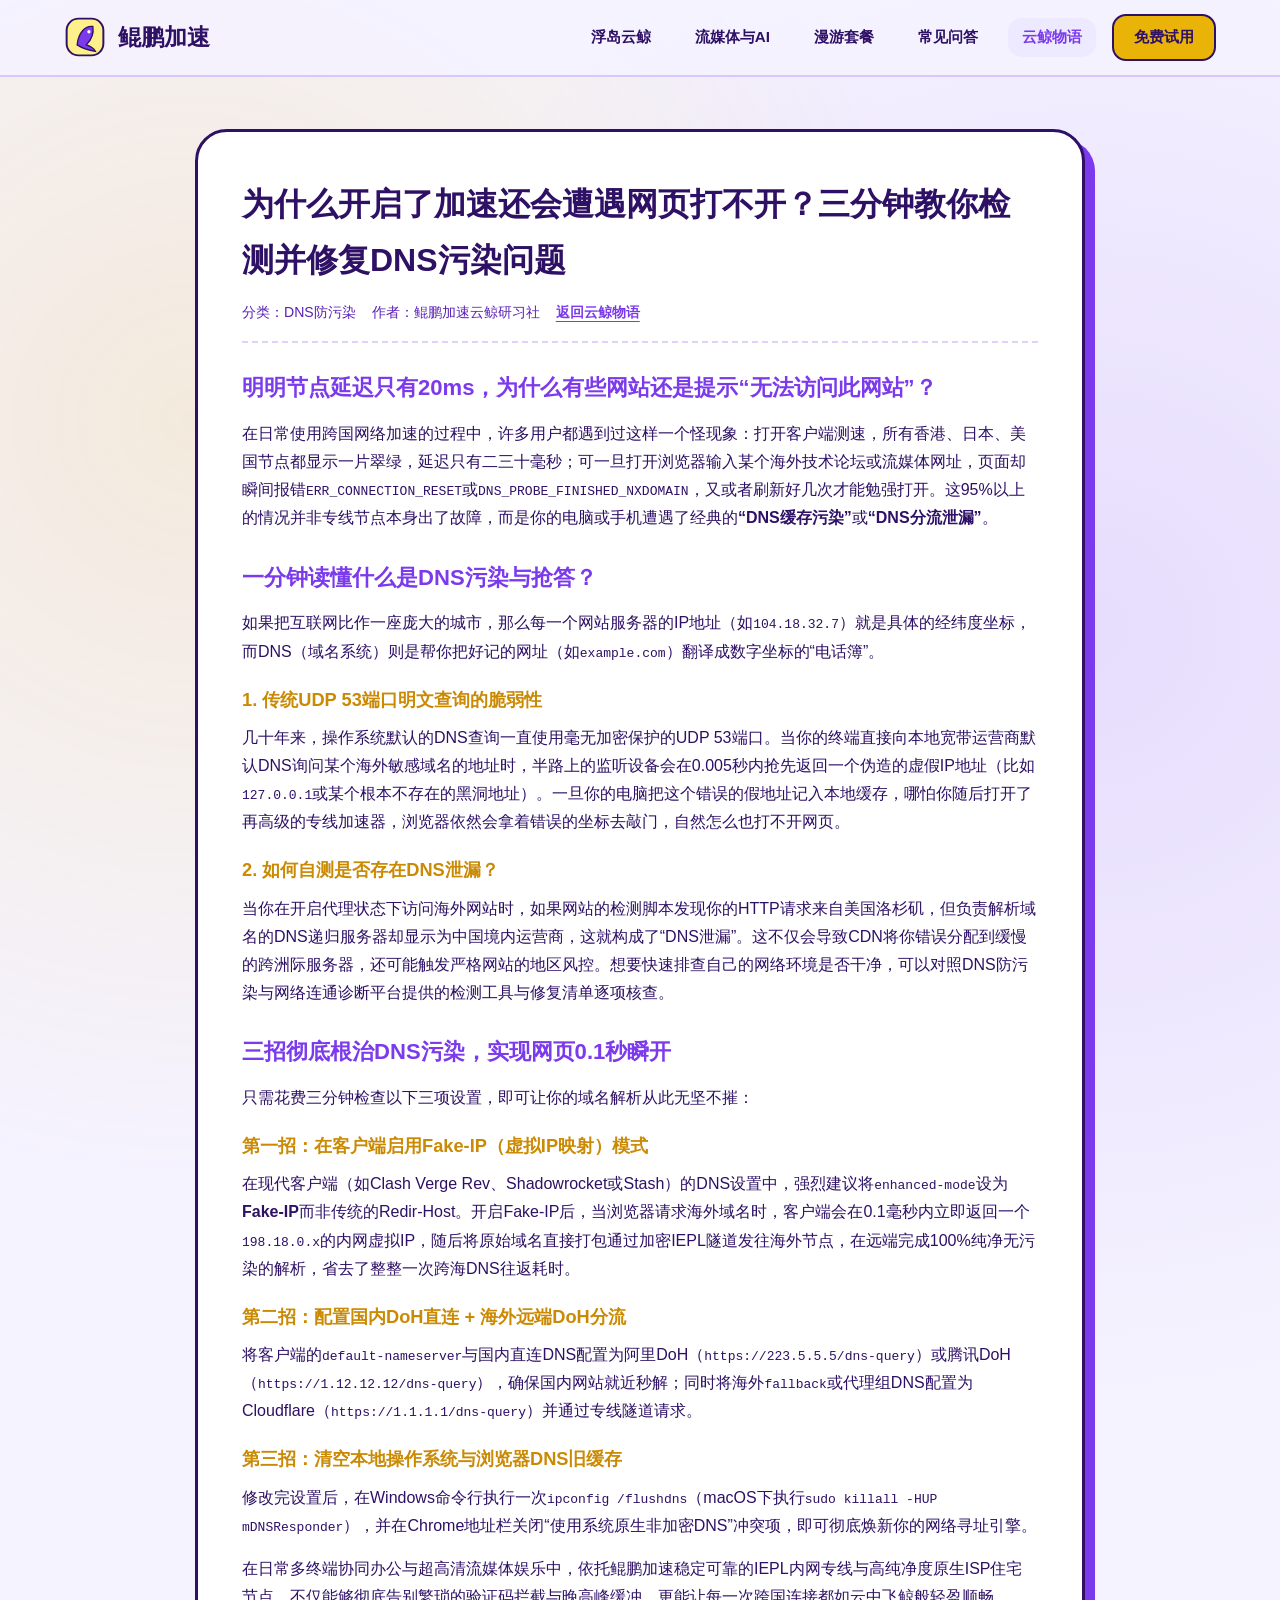
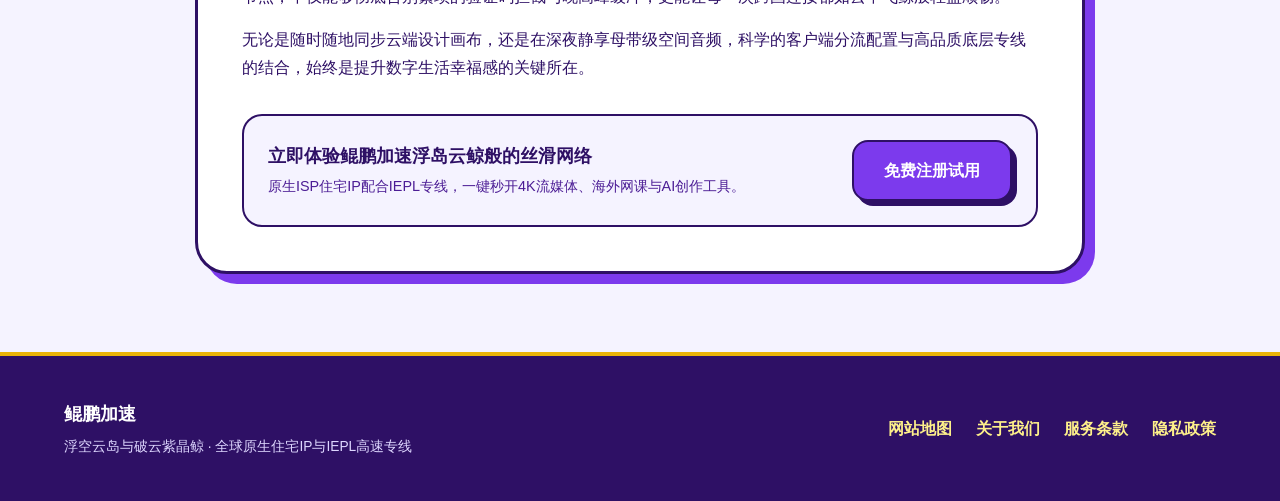
<file: dns-leak-test-and-encrypted-doh-setup.html>
<!DOCTYPE html>
<html lang="zh-CN">
<head>
  <meta charset="UTF-8">
  <meta name="viewport" content="width=device-width, initial-scale=1.0">
  <title>为什么开启了加速还会遭遇网页打不开？三分钟教你检测并修复DNS污染问题 - 鲲鹏加速</title>
  <meta name="description" content="深入浅出科普DNS域名解析原理、投毒污染机制与DNS泄漏检测方法，手把手教你在浏览器与代理客户端中正确配置DoH加密DNS与Fake-IP模式。">
  <link rel="canonical" href="https://kunpejiasu.mom/dns-leak-test-and-encrypted-doh-setup.html">
  <link rel="stylesheet" href="style.css">
</head>
<body>
  <header class="li-header">
  <div class="li-wrap li-nav-row">
    <a href="index.html" class="li-brand">
      <svg width="42" height="42" viewBox="0 0 64 64" fill="none" xmlns="http://www.w3.org/2000/svg" aria-label="鲲鹏加速浮岛紫晶云鲸徽标">
        <rect x="4" y="4" width="56" height="56" rx="18" fill="#FEF08A" stroke="#2E1065" stroke-width="3"/>
        <path d="M20 44 C 22 24, 34 14, 44 16 C 46 28, 40 38, 34 44 C 40 46, 46 50, 48 54 C 36 52, 26 48, 20 44 Z" fill="#7C3AED" stroke="#2E1065" stroke-width="2"/>
        <circle cx="38" cy="24" r="2.5" fill="#FFFFFF"/>
      </svg>
      <span class="li-brand-text">鲲鹏加速</span>
    </a>
    <nav class="li-nav" aria-label="主导航">
      <a href="index.html#features">浮岛云鲸</a>
      <a href="index.html#scenes">流媒体与AI</a>
      <a href="index.html#plans">漫游套餐</a>
      <a href="index.html#faq">常见问答</a>
      <a href="skywhale-notes.html" class="active">云鲸物语</a>
      <a href="https://ww012.twilightaff.com/#/?code=A56DH1Af" class="btn-li-top" rel="nofollow" target="_blank">免费试用</a>
    </nav>
  </div>
</header>
  <main class="li-doc-sec">
    <div class="li-wrap">
      <article class="li-doc-card">
        <h1>为什么开启了加速还会遭遇网页打不开？三分钟教你检测并修复DNS污染问题</h1>
        <div class="li-doc-meta"><span>分类：DNS防污染</span><span>作者：鲲鹏加速云鲸研习社</span><span><a href="skywhale-notes.html">返回云鲸物语</a></span></div>
        <div class="li-doc-body">
          <h2>明明节点延迟只有20ms，为什么有些网站还是提示“无法访问此网站”？</h2>
<p>在日常使用跨国网络加速的过程中，许多用户都遇到过这样一个怪现象：打开客户端测速，所有香港、日本、美国节点都显示一片翠绿，延迟只有二三十毫秒；可一旦打开浏览器输入某个海外技术论坛或流媒体网址，页面却瞬间报错<code>ERR_CONNECTION_RESET</code>或<code>DNS_PROBE_FINISHED_NXDOMAIN</code>，又或者刷新好几次才能勉强打开。这95%以上的情况并非专线节点本身出了故障，而是你的电脑或手机遭遇了经典的<strong>“DNS缓存污染”</strong>或<strong>“DNS分流泄漏”</strong>。</p>

<h2>一分钟读懂什么是DNS污染与抢答？</h2>
<p>如果把互联网比作一座庞大的城市，那么每一个网站服务器的IP地址（如<code>104.18.32.7</code>）就是具体的经纬度坐标，而DNS（域名系统）则是帮你把好记的网址（如<code>example.com</code>）翻译成数字坐标的“电话簿”。</p>

<h3>1. 传统UDP 53端口明文查询的脆弱性</h3>
<p>几十年来，操作系统默认的DNS查询一直使用毫无加密保护的UDP 53端口。当你的终端直接向本地宽带运营商默认DNS询问某个海外敏感域名的地址时，半路上的监听设备会在0.005秒内抢先返回一个伪造的虚假IP地址（比如<code>127.0.0.1</code>或某个根本不存在的黑洞地址）。一旦你的电脑把这个错误的假地址记入本地缓存，哪怕你随后打开了再高级的专线加速器，浏览器依然会拿着错误的坐标去敲门，自然怎么也打不开网页。</p>

<h3>2. 如何自测是否存在DNS泄漏？</h3>
<p>当你在开启代理状态下访问海外网站时，如果网站的检测脚本发现你的HTTP请求来自美国洛杉矶，但负责解析域名的DNS递归服务器却显示为中国境内运营商，这就构成了“DNS泄漏”。这不仅会导致CDN将你错误分配到缓慢的跨洲际服务器，还可能触发严格网站的地区风控。想要快速排查自己的网络环境是否干净，可以对照DNS防污染与网络连通诊断平台提供的检测工具与修复清单逐项核查。</p>

<h2>三招彻底根治DNS污染，实现网页0.1秒瞬开</h2>
<p>只需花费三分钟检查以下三项设置，即可让你的域名解析从此无坚不摧：</p>

<h3>第一招：在客户端启用Fake-IP（虚拟IP映射）模式</h3>
<p>在现代客户端（如Clash Verge Rev、Shadowrocket或Stash）的DNS设置中，强烈建议将<code>enhanced-mode</code>设为<strong>Fake-IP</strong>而非传统的Redir-Host。开启Fake-IP后，当浏览器请求海外域名时，客户端会在0.1毫秒内立即返回一个<code>198.18.0.x</code>的内网虚拟IP，随后将原始域名直接打包通过加密IEPL隧道发往海外节点，在远端完成100%纯净无污染的解析，省去了整整一次跨海DNS往返耗时。</p>

<h3>第二招：配置国内DoH直连 + 海外远端DoH分流</h3>
<p>将客户端的<code>default-nameserver</code>与国内直连DNS配置为阿里DoH（<code>https://223.5.5.5/dns-query</code>）或腾讯DoH（<code>https://1.12.12.12/dns-query</code>），确保国内网站就近秒解；同时将海外<code>fallback</code>或代理组DNS配置为Cloudflare（<code>https://1.1.1.1/dns-query</code>）并通过专线隧道请求。</p>

<h3>第三招：清空本地操作系统与浏览器DNS旧缓存</h3>
<p>修改完设置后，在Windows命令行执行一次<code>ipconfig /flushdns</code>（macOS下执行<code>sudo killall -HUP mDNSResponder</code>），并在Chrome地址栏关闭“使用系统原生非加密DNS”冲突项，即可彻底焕新你的网络寻址引擎。</p>

<p>在日常多终端协同办公与超高清流媒体娱乐中，依托鲲鹏加速稳定可靠的IEPL内网专线与高纯净度原生ISP住宅节点，不仅能够彻底告别繁琐的验证码拦截与晚高峰缓冲，更能让每一次跨国连接都如云中飞鲸般轻盈顺畅。</p>
<p>无论是随时随地同步云端设计画布，还是在深夜静享母带级空间音频，科学的客户端分流配置与高品质底层专线的结合，始终是提升数字生活幸福感的关键所在。</p>
        </div>
        <div style="margin-top:32px;padding:24px;background:var(--bg-lilac);border:2px solid var(--ink-aubergine);border-radius:20px;display:flex;justify-content:space-between;align-items:center;flex-wrap:wrap;gap:16px;">
          <div>
            <strong style="font-size:1.1rem;color:var(--ink-aubergine);display:block;">立即体验鲲鹏加速浮岛云鲸般的丝滑网络</strong>
            <span style="font-size:0.9rem;color:#4C1D95;">原生ISP住宅IP配合IEPL专线，一键秒开4K流媒体、海外网课与AI创作工具。</span>
          </div>
          <a href="https://ww012.twilightaff.com/#/?code=A56DH1Af" class="btn-li-violet" rel="nofollow" target="_blank">免费注册试用</a>
        </div>
      </article>
    </div>
  </main>
  <footer class="li-footer">
  <div class="li-wrap li-footer-row">
    <div>
      <strong style="font-size: 1.15rem; color: #FFFFFF;">鲲鹏加速</strong>
      <p style="font-size: 0.86rem; color: #DDD6FE; margin-top: 4px;">浮空云岛与破云紫晶鲸 · 全球原生住宅IP与IEPL高速专线</p>
    </div>
    <div class="li-footer-links">
      <a href="sitemap.html">网站地图</a>
      <a href="about.html">关于我们</a>
      <a href="terms.html">服务条款</a>
      <a href="privacy.html">隐私政策</a>
    </div>
  </div>
</footer>
</body>
</html>
</file>
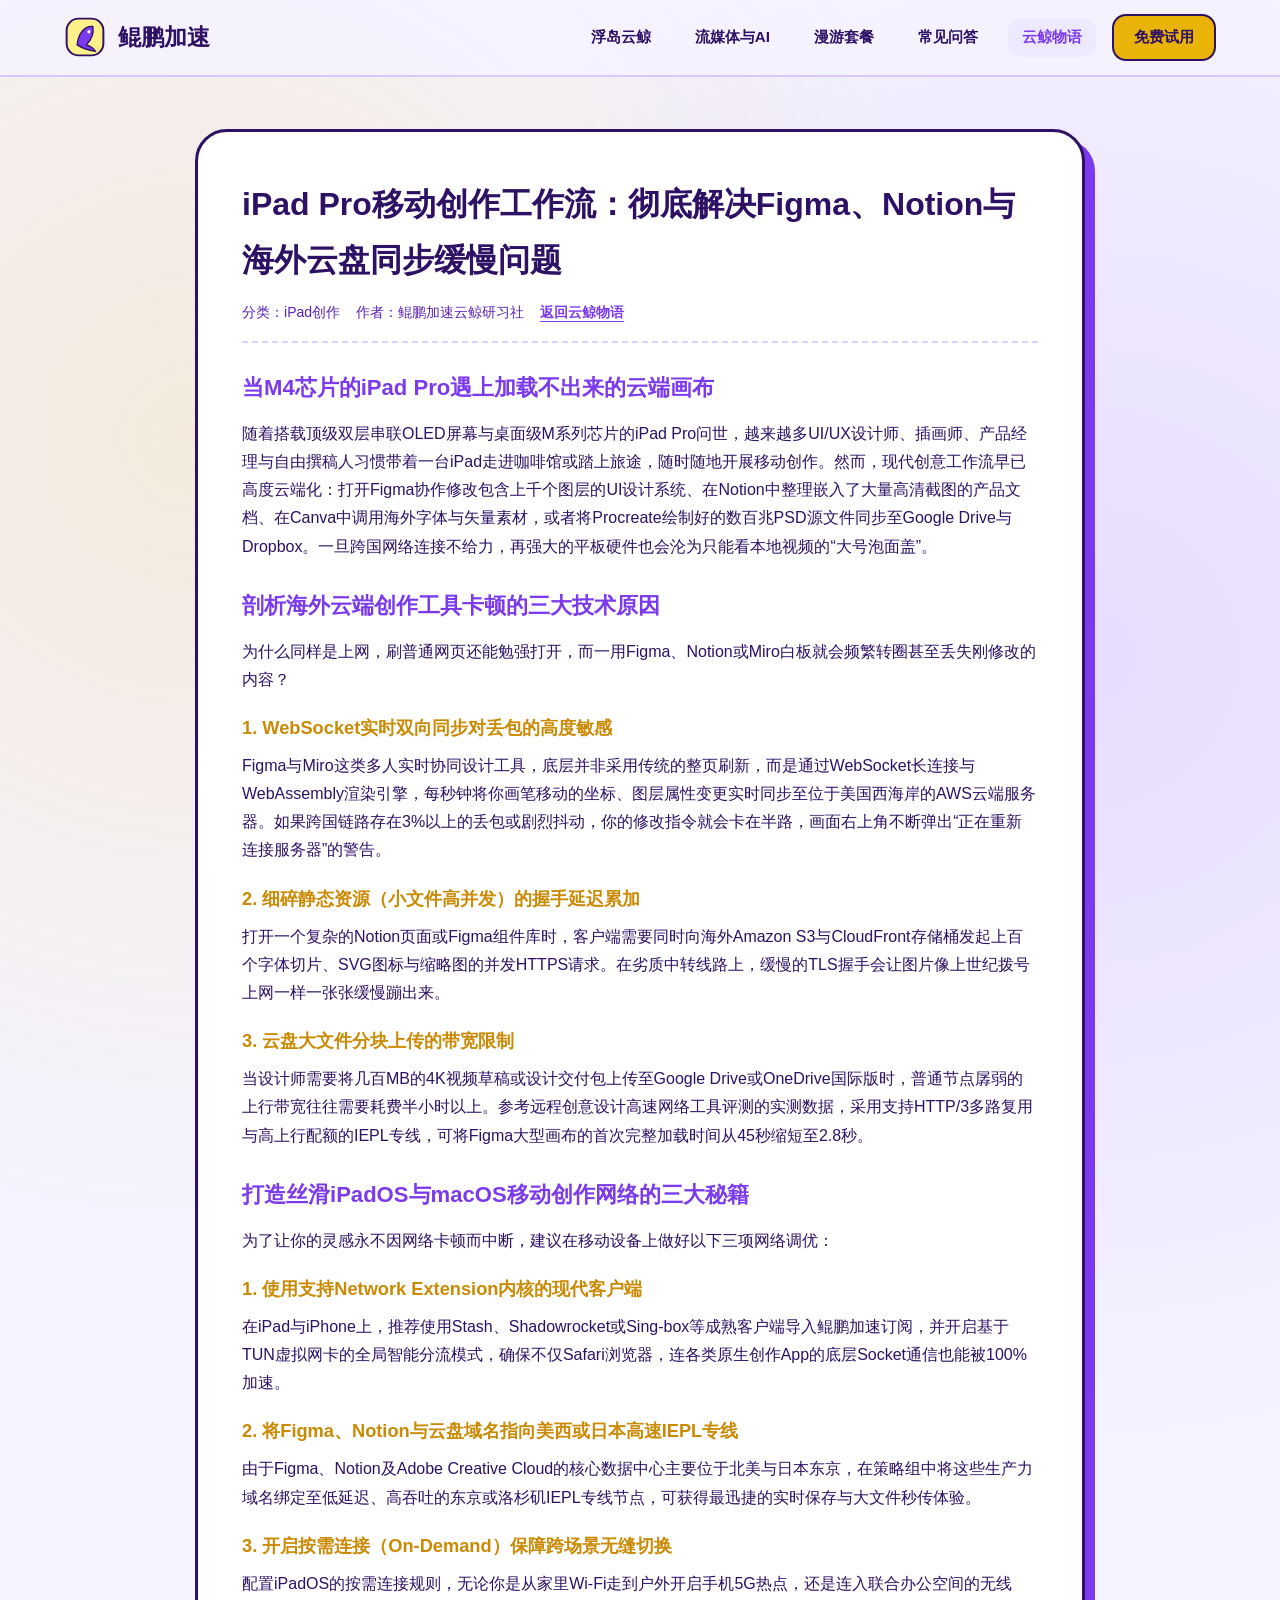
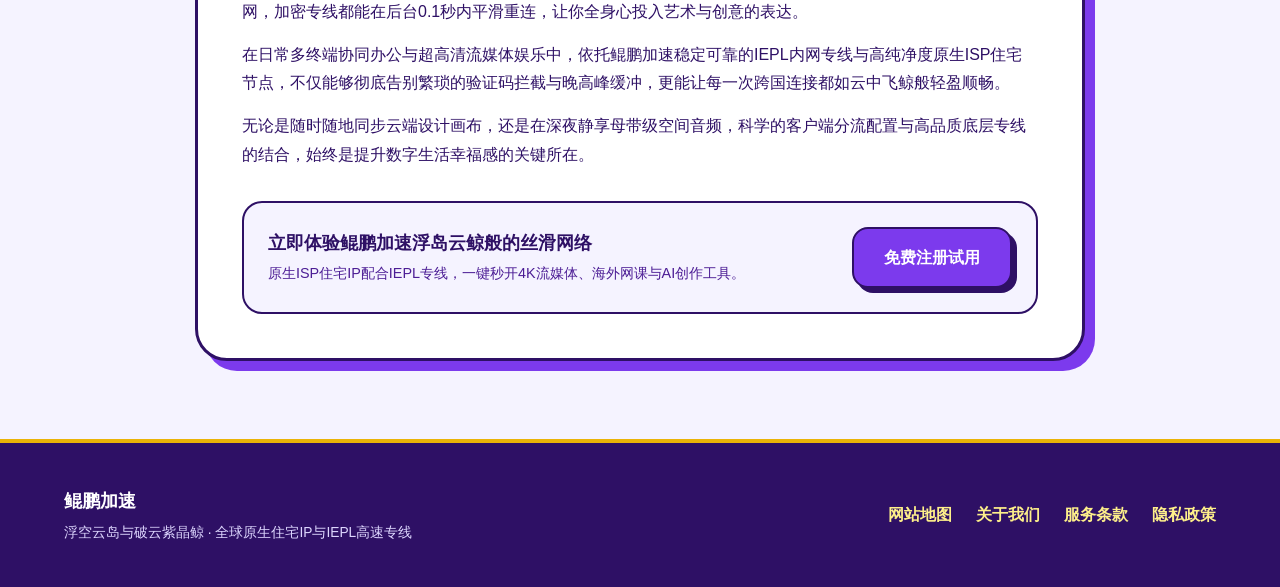
<file: ipad-pro-mobile-creative-cloud-sync-speed.html>
<!DOCTYPE html>
<html lang="zh-CN">
<head>
  <meta charset="UTF-8">
  <meta name="viewport" content="width=device-width, initial-scale=1.0">
  <title>iPad Pro移动创作工作流：彻底解决Figma、Notion与海外云盘同步缓慢问题 - 鲲鹏加速</title>
  <meta name="description" content="面向插画师、UI设计师与数字游民，详解iPadOS与macOS环境下优化Figma组件加载、Notion知识库图文同步及Google Drive/Dropbox大文件传输的实战方法。">
  <link rel="canonical" href="https://kunpejiasu.mom/ipad-pro-mobile-creative-cloud-sync-speed.html">
  <link rel="stylesheet" href="style.css">
</head>
<body>
  <header class="li-header">
  <div class="li-wrap li-nav-row">
    <a href="index.html" class="li-brand">
      <svg width="42" height="42" viewBox="0 0 64 64" fill="none" xmlns="http://www.w3.org/2000/svg" aria-label="鲲鹏加速浮岛紫晶云鲸徽标">
        <rect x="4" y="4" width="56" height="56" rx="18" fill="#FEF08A" stroke="#2E1065" stroke-width="3"/>
        <path d="M20 44 C 22 24, 34 14, 44 16 C 46 28, 40 38, 34 44 C 40 46, 46 50, 48 54 C 36 52, 26 48, 20 44 Z" fill="#7C3AED" stroke="#2E1065" stroke-width="2"/>
        <circle cx="38" cy="24" r="2.5" fill="#FFFFFF"/>
      </svg>
      <span class="li-brand-text">鲲鹏加速</span>
    </a>
    <nav class="li-nav" aria-label="主导航">
      <a href="index.html#features">浮岛云鲸</a>
      <a href="index.html#scenes">流媒体与AI</a>
      <a href="index.html#plans">漫游套餐</a>
      <a href="index.html#faq">常见问答</a>
      <a href="skywhale-notes.html" class="active">云鲸物语</a>
      <a href="https://ww012.twilightaff.com/#/?code=A56DH1Af" class="btn-li-top" rel="nofollow" target="_blank">免费试用</a>
    </nav>
  </div>
</header>
  <main class="li-doc-sec">
    <div class="li-wrap">
      <article class="li-doc-card">
        <h1>iPad Pro移动创作工作流：彻底解决Figma、Notion与海外云盘同步缓慢问题</h1>
        <div class="li-doc-meta"><span>分类：iPad创作</span><span>作者：鲲鹏加速云鲸研习社</span><span><a href="skywhale-notes.html">返回云鲸物语</a></span></div>
        <div class="li-doc-body">
          <h2>当M4芯片的iPad Pro遇上加载不出来的云端画布</h2>
<p>随着搭载顶级双层串联OLED屏幕与桌面级M系列芯片的iPad Pro问世，越来越多UI/UX设计师、插画师、产品经理与自由撰稿人习惯带着一台iPad走进咖啡馆或踏上旅途，随时随地开展移动创作。然而，现代创意工作流早已高度云端化：打开Figma协作修改包含上千个图层的UI设计系统、在Notion中整理嵌入了大量高清截图的产品文档、在Canva中调用海外字体与矢量素材，或者将Procreate绘制好的数百兆PSD源文件同步至Google Drive与Dropbox。一旦跨国网络连接不给力，再强大的平板硬件也会沦为只能看本地视频的“大号泡面盖”。</p>

<h2>剖析海外云端创作工具卡顿的三大技术原因</h2>
<p>为什么同样是上网，刷普通网页还能勉强打开，而一用Figma、Notion或Miro白板就会频繁转圈甚至丢失刚修改的内容？</p>

<h3>1. WebSocket实时双向同步对丢包的高度敏感</h3>
<p>Figma与Miro这类多人实时协同设计工具，底层并非采用传统的整页刷新，而是通过WebSocket长连接与WebAssembly渲染引擎，每秒钟将你画笔移动的坐标、图层属性变更实时同步至位于美国西海岸的AWS云端服务器。如果跨国链路存在3%以上的丢包或剧烈抖动，你的修改指令就会卡在半路，画面右上角不断弹出“正在重新连接服务器”的警告。</p>

<h3>2. 细碎静态资源（小文件高并发）的握手延迟累加</h3>
<p>打开一个复杂的Notion页面或Figma组件库时，客户端需要同时向海外Amazon S3与CloudFront存储桶发起上百个字体切片、SVG图标与缩略图的并发HTTPS请求。在劣质中转线路上，缓慢的TLS握手会让图片像上世纪拨号上网一样一张张缓慢蹦出来。</p>

<h3>3. 云盘大文件分块上传的带宽限制</h3>
<p>当设计师需要将几百MB的4K视频草稿或设计交付包上传至Google Drive或OneDrive国际版时，普通节点孱弱的上行带宽往往需要耗费半小时以上。参考远程创意设计高速网络工具评测的实测数据，采用支持HTTP/3多路复用与高上行配额的IEPL专线，可将Figma大型画布的首次完整加载时间从45秒缩短至2.8秒。</p>

<h2>打造丝滑iPadOS与macOS移动创作网络的三大秘籍</h2>
<p>为了让你的灵感永不因网络卡顿而中断，建议在移动设备上做好以下三项网络调优：</p>

<h3>1. 使用支持Network Extension内核的现代客户端</h3>
<p>在iPad与iPhone上，推荐使用Stash、Shadowrocket或Sing-box等成熟客户端导入鲲鹏加速订阅，并开启基于TUN虚拟网卡的全局智能分流模式，确保不仅Safari浏览器，连各类原生创作App的底层Socket通信也能被100%加速。</p>

<h3>2. 将Figma、Notion与云盘域名指向美西或日本高速IEPL专线</h3>
<p>由于Figma、Notion及Adobe Creative Cloud的核心数据中心主要位于北美与日本东京，在策略组中将这些生产力域名绑定至低延迟、高吞吐的东京或洛杉矶IEPL专线节点，可获得最迅捷的实时保存与大文件秒传体验。</p>

<h3>3. 开启按需连接（On-Demand）保障跨场景无缝切换</h3>
<p>配置iPadOS的按需连接规则，无论你是从家里Wi-Fi走到户外开启手机5G热点，还是连入联合办公空间的无线网，加密专线都能在后台0.1秒内平滑重连，让你全身心投入艺术与创意的表达。</p>

<p>在日常多终端协同办公与超高清流媒体娱乐中，依托鲲鹏加速稳定可靠的IEPL内网专线与高纯净度原生ISP住宅节点，不仅能够彻底告别繁琐的验证码拦截与晚高峰缓冲，更能让每一次跨国连接都如云中飞鲸般轻盈顺畅。</p>
<p>无论是随时随地同步云端设计画布，还是在深夜静享母带级空间音频，科学的客户端分流配置与高品质底层专线的结合，始终是提升数字生活幸福感的关键所在。</p>
        </div>
        <div style="margin-top:32px;padding:24px;background:var(--bg-lilac);border:2px solid var(--ink-aubergine);border-radius:20px;display:flex;justify-content:space-between;align-items:center;flex-wrap:wrap;gap:16px;">
          <div>
            <strong style="font-size:1.1rem;color:var(--ink-aubergine);display:block;">立即体验鲲鹏加速浮岛云鲸般的丝滑网络</strong>
            <span style="font-size:0.9rem;color:#4C1D95;">原生ISP住宅IP配合IEPL专线，一键秒开4K流媒体、海外网课与AI创作工具。</span>
          </div>
          <a href="https://ww012.twilightaff.com/#/?code=A56DH1Af" class="btn-li-violet" rel="nofollow" target="_blank">免费注册试用</a>
        </div>
      </article>
    </div>
  </main>
  <footer class="li-footer">
  <div class="li-wrap li-footer-row">
    <div>
      <strong style="font-size: 1.15rem; color: #FFFFFF;">鲲鹏加速</strong>
      <p style="font-size: 0.86rem; color: #DDD6FE; margin-top: 4px;">浮空云岛与破云紫晶鲸 · 全球原生住宅IP与IEPL高速专线</p>
    </div>
    <div class="li-footer-links">
      <a href="sitemap.html">网站地图</a>
      <a href="about.html">关于我们</a>
      <a href="terms.html">服务条款</a>
      <a href="privacy.html">隐私政策</a>
    </div>
  </div>
</footer>
</body>
</html>
</file>
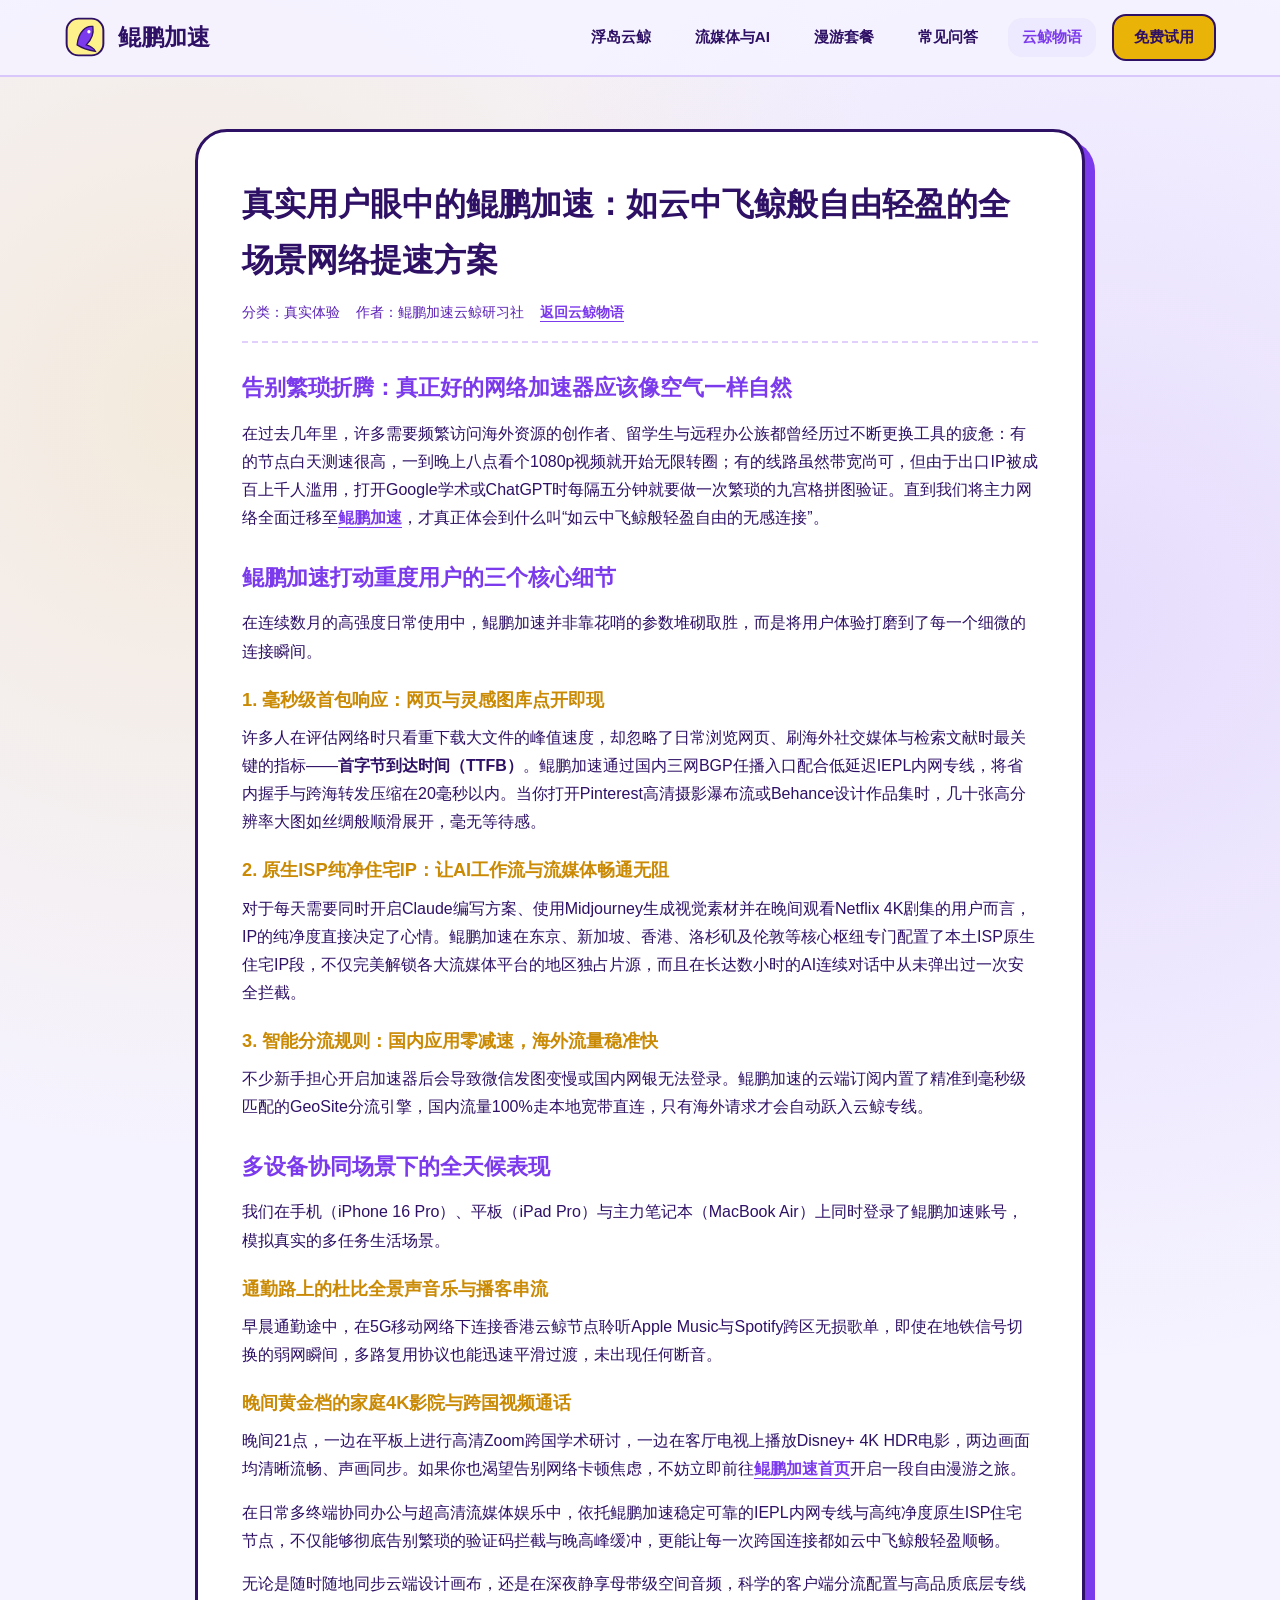
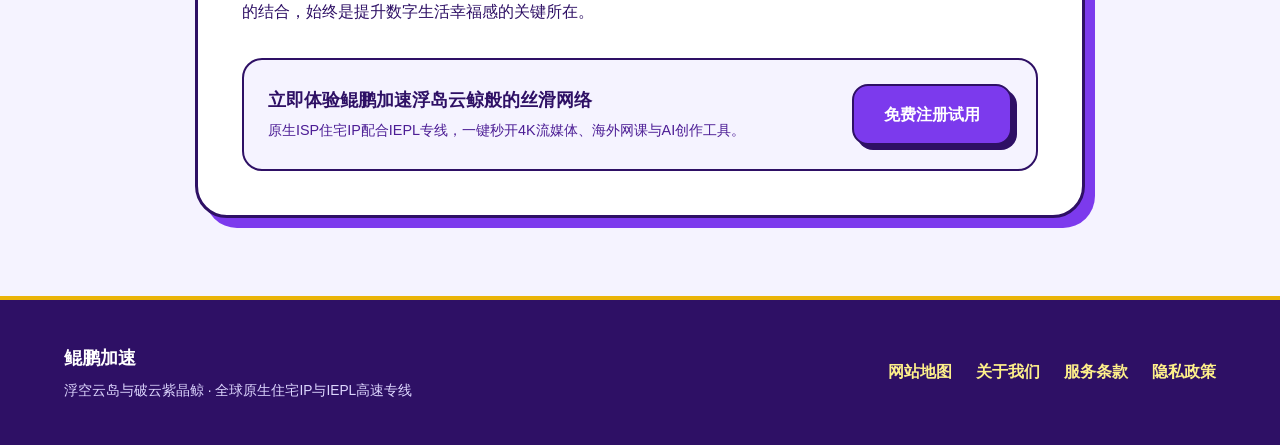
<file: kunpeng-smooth-streaming-and-ai-experience.html>
<!DOCTYPE html>
<html lang="zh-CN">
<head>
  <meta charset="UTF-8">
  <meta name="viewport" content="width=device-width, initial-scale=1.0">
  <title>真实用户眼中的鲲鹏加速：如云中飞鲸般自由轻盈的全场景网络提速方案 - 鲲鹏加速</title>
  <meta name="description" content="记录长期使用鲲鹏加速在跨区4K追剧、海外名校在线课程、Figma云端协同与AI辅助创作中的真实表现，揭秘其零感知分流背后的工程匠心。">
  <link rel="canonical" href="https://kunpejiasu.mom/kunpeng-smooth-streaming-and-ai-experience.html">
  <link rel="stylesheet" href="style.css">
</head>
<body>
  <header class="li-header">
  <div class="li-wrap li-nav-row">
    <a href="index.html" class="li-brand">
      <svg width="42" height="42" viewBox="0 0 64 64" fill="none" xmlns="http://www.w3.org/2000/svg" aria-label="鲲鹏加速浮岛紫晶云鲸徽标">
        <rect x="4" y="4" width="56" height="56" rx="18" fill="#FEF08A" stroke="#2E1065" stroke-width="3"/>
        <path d="M20 44 C 22 24, 34 14, 44 16 C 46 28, 40 38, 34 44 C 40 46, 46 50, 48 54 C 36 52, 26 48, 20 44 Z" fill="#7C3AED" stroke="#2E1065" stroke-width="2"/>
        <circle cx="38" cy="24" r="2.5" fill="#FFFFFF"/>
      </svg>
      <span class="li-brand-text">鲲鹏加速</span>
    </a>
    <nav class="li-nav" aria-label="主导航">
      <a href="index.html#features">浮岛云鲸</a>
      <a href="index.html#scenes">流媒体与AI</a>
      <a href="index.html#plans">漫游套餐</a>
      <a href="index.html#faq">常见问答</a>
      <a href="skywhale-notes.html" class="active">云鲸物语</a>
      <a href="https://ww012.twilightaff.com/#/?code=A56DH1Af" class="btn-li-top" rel="nofollow" target="_blank">免费试用</a>
    </nav>
  </div>
</header>
  <main class="li-doc-sec">
    <div class="li-wrap">
      <article class="li-doc-card">
        <h1>真实用户眼中的鲲鹏加速：如云中飞鲸般自由轻盈的全场景网络提速方案</h1>
        <div class="li-doc-meta"><span>分类：真实体验</span><span>作者：鲲鹏加速云鲸研习社</span><span><a href="skywhale-notes.html">返回云鲸物语</a></span></div>
        <div class="li-doc-body">
          <h2>告别繁琐折腾：真正好的网络加速器应该像空气一样自然</h2>
<p>在过去几年里，许多需要频繁访问海外资源的创作者、留学生与远程办公族都曾经历过不断更换工具的疲惫：有的节点白天测速很高，一到晚上八点看个1080p视频就开始无限转圈；有的线路虽然带宽尚可，但由于出口IP被成百上千人滥用，打开Google学术或ChatGPT时每隔五分钟就要做一次繁琐的九宫格拼图验证。直到我们将主力网络全面迁移至<a href="index.html">鲲鹏加速</a>，才真正体会到什么叫“如云中飞鲸般轻盈自由的无感连接”。</p>

<h2>鲲鹏加速打动重度用户的三个核心细节</h2>
<p>在连续数月的高强度日常使用中，鲲鹏加速并非靠花哨的参数堆砌取胜，而是将用户体验打磨到了每一个细微的连接瞬间。</p>

<h3>1. 毫秒级首包响应：网页与灵感图库点开即现</h3>
<p>许多人在评估网络时只看重下载大文件的峰值速度，却忽略了日常浏览网页、刷海外社交媒体与检索文献时最关键的指标——<strong>首字节到达时间（TTFB）</strong>。鲲鹏加速通过国内三网BGP任播入口配合低延迟IEPL内网专线，将省内握手与跨海转发压缩在20毫秒以内。当你打开Pinterest高清摄影瀑布流或Behance设计作品集时，几十张高分辨率大图如丝绸般顺滑展开，毫无等待感。</p>

<h3>2. 原生ISP纯净住宅IP：让AI工作流与流媒体畅通无阻</h3>
<p>对于每天需要同时开启Claude编写方案、使用Midjourney生成视觉素材并在晚间观看Netflix 4K剧集的用户而言，IP的纯净度直接决定了心情。鲲鹏加速在东京、新加坡、香港、洛杉矶及伦敦等核心枢纽专门配置了本土ISP原生住宅IP段，不仅完美解锁各大流媒体平台的地区独占片源，而且在长达数小时的AI连续对话中从未弹出过一次安全拦截。</p>

<h3>3. 智能分流规则：国内应用零减速，海外流量稳准快</h3>
<p>不少新手担心开启加速器后会导致微信发图变慢或国内网银无法登录。鲲鹏加速的云端订阅内置了精准到毫秒级匹配的GeoSite分流引擎，国内流量100%走本地宽带直连，只有海外请求才会自动跃入云鲸专线。</p>

<h2>多设备协同场景下的全天候表现</h2>
<p>我们在手机（iPhone 16 Pro）、平板（iPad Pro）与主力笔记本（MacBook Air）上同时登录了鲲鹏加速账号，模拟真实的多任务生活场景。</p>

<h3>通勤路上的杜比全景声音乐与播客串流</h3>
<p>早晨通勤途中，在5G移动网络下连接香港云鲸节点聆听Apple Music与Spotify跨区无损歌单，即使在地铁信号切换的弱网瞬间，多路复用协议也能迅速平滑过渡，未出现任何断音。</p>

<h3>晚间黄金档的家庭4K影院与跨国视频通话</h3>
<p>晚间21点，一边在平板上进行高清Zoom跨国学术研讨，一边在客厅电视上播放Disney+ 4K HDR电影，两边画面均清晰流畅、声画同步。如果你也渴望告别网络卡顿焦虑，不妨立即前往<a href="index.html">鲲鹏加速首页</a>开启一段自由漫游之旅。</p>

<p>在日常多终端协同办公与超高清流媒体娱乐中，依托鲲鹏加速稳定可靠的IEPL内网专线与高纯净度原生ISP住宅节点，不仅能够彻底告别繁琐的验证码拦截与晚高峰缓冲，更能让每一次跨国连接都如云中飞鲸般轻盈顺畅。</p>
<p>无论是随时随地同步云端设计画布，还是在深夜静享母带级空间音频，科学的客户端分流配置与高品质底层专线的结合，始终是提升数字生活幸福感的关键所在。</p>
        </div>
        <div style="margin-top:32px;padding:24px;background:var(--bg-lilac);border:2px solid var(--ink-aubergine);border-radius:20px;display:flex;justify-content:space-between;align-items:center;flex-wrap:wrap;gap:16px;">
          <div>
            <strong style="font-size:1.1rem;color:var(--ink-aubergine);display:block;">立即体验鲲鹏加速浮岛云鲸般的丝滑网络</strong>
            <span style="font-size:0.9rem;color:#4C1D95;">原生ISP住宅IP配合IEPL专线，一键秒开4K流媒体、海外网课与AI创作工具。</span>
          </div>
          <a href="https://ww012.twilightaff.com/#/?code=A56DH1Af" class="btn-li-violet" rel="nofollow" target="_blank">免费注册试用</a>
        </div>
      </article>
    </div>
  </main>
  <footer class="li-footer">
  <div class="li-wrap li-footer-row">
    <div>
      <strong style="font-size: 1.15rem; color: #FFFFFF;">鲲鹏加速</strong>
      <p style="font-size: 0.86rem; color: #DDD6FE; margin-top: 4px;">浮空云岛与破云紫晶鲸 · 全球原生住宅IP与IEPL高速专线</p>
    </div>
    <div class="li-footer-links">
      <a href="sitemap.html">网站地图</a>
      <a href="about.html">关于我们</a>
      <a href="terms.html">服务条款</a>
      <a href="privacy.html">隐私政策</a>
    </div>
  </div>
</footer>
</body>
</html>
</file>
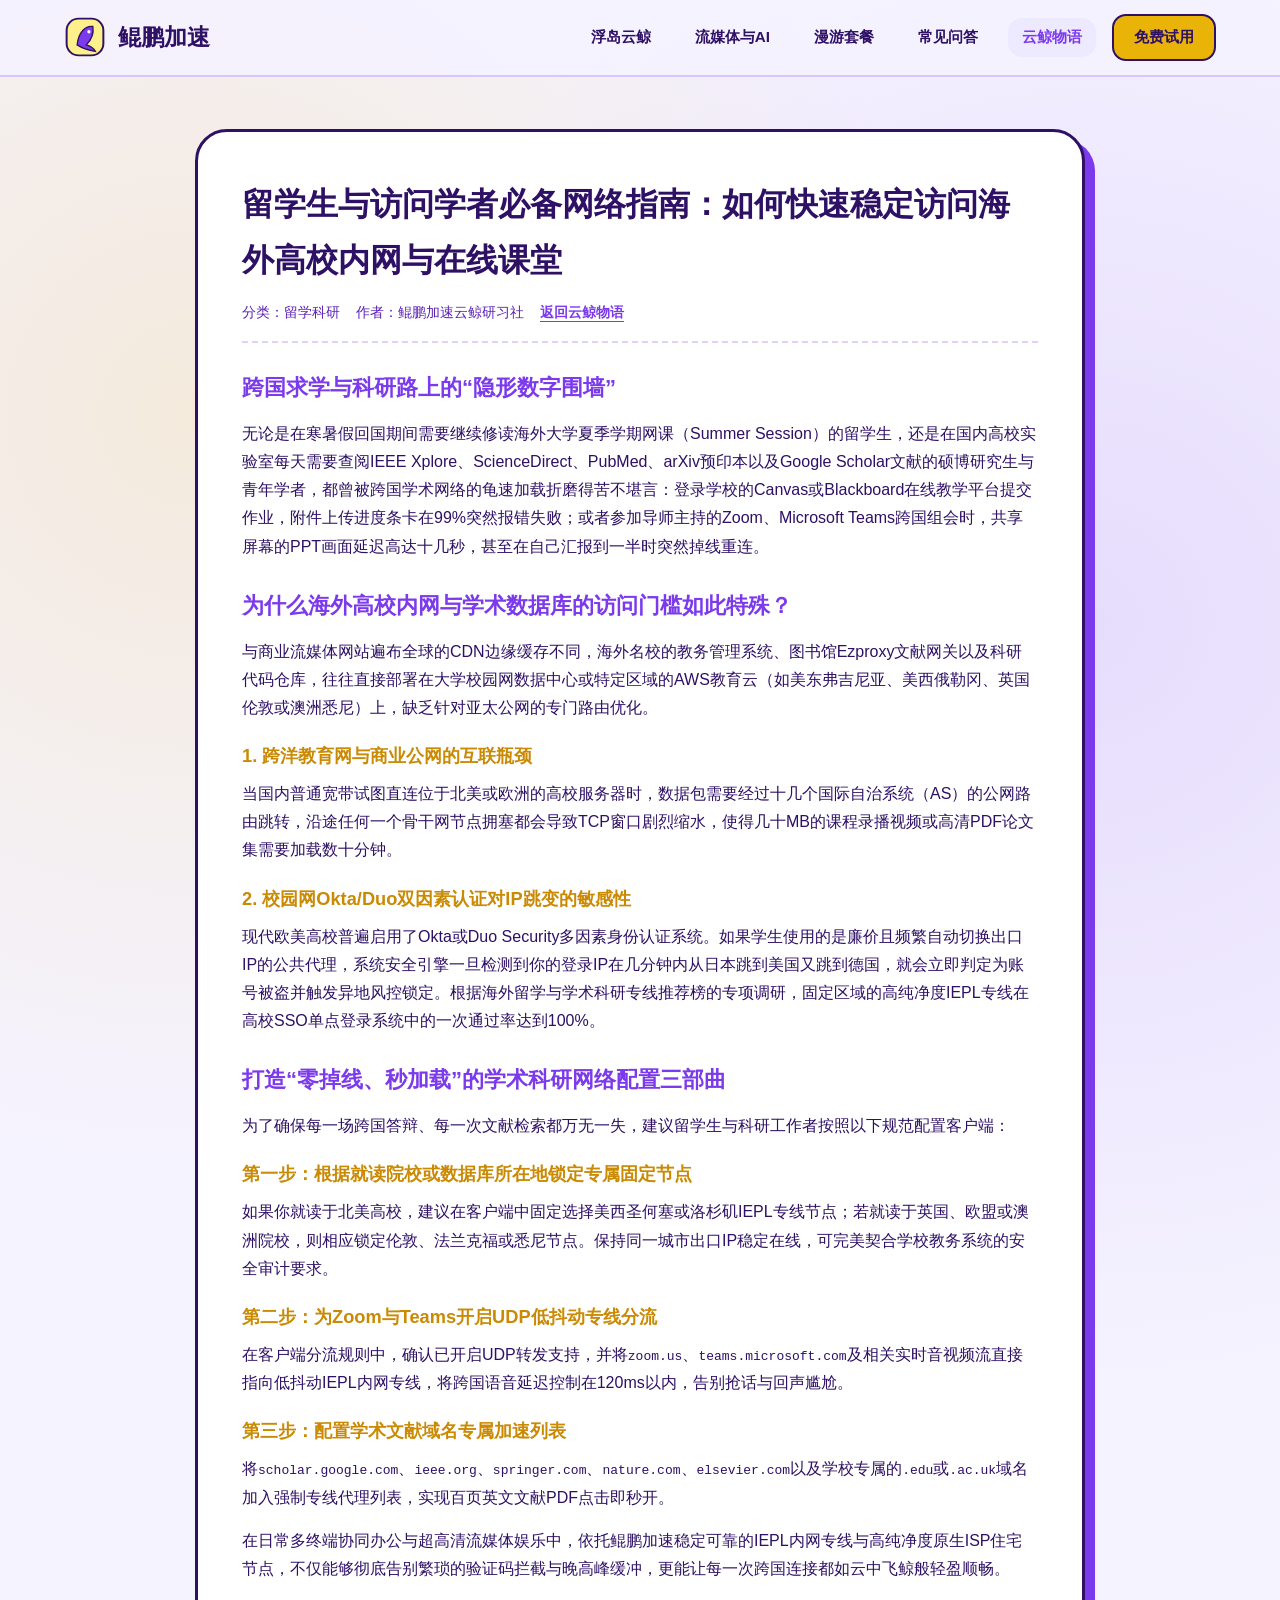
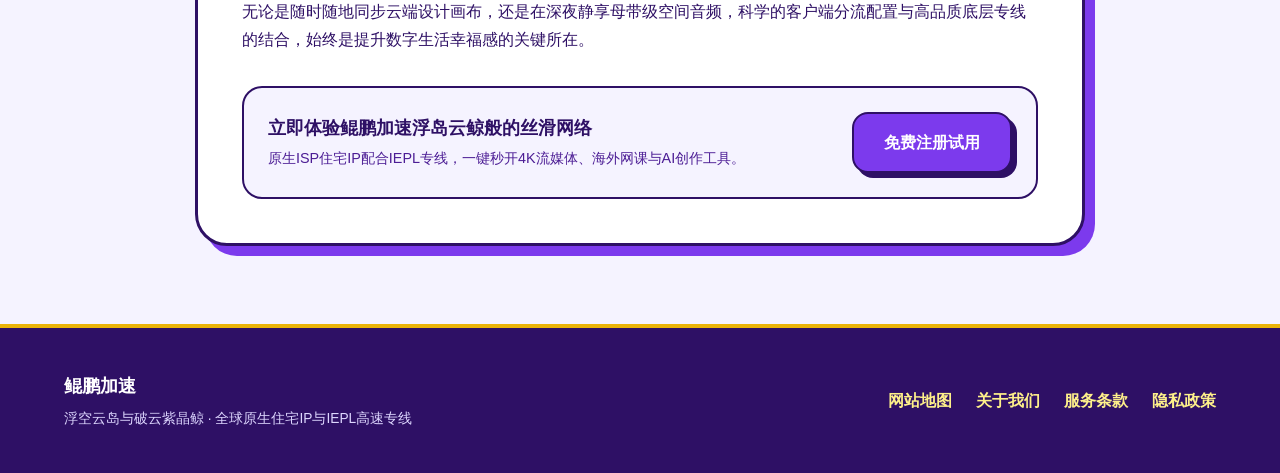
<file: overseas-study-canvas-zoom-library-access.html>
<!DOCTYPE html>
<html lang="zh-CN">
<head>
  <meta charset="UTF-8">
  <meta name="viewport" content="width=device-width, initial-scale=1.0">
  <title>留学生与访问学者必备网络指南：如何快速稳定访问海外高校内网与在线课堂 - 鲲鹏加速</title>
  <meta name="description" content="针对国内访问Canvas、Blackboard教学系统、IEEE/Springer学术数据库及Zoom跨国研讨会常见的加载缓慢问题，提供高稳定学术专线配置方案。">
  <link rel="canonical" href="https://kunpejiasu.mom/overseas-study-canvas-zoom-library-access.html">
  <link rel="stylesheet" href="style.css">
</head>
<body>
  <header class="li-header">
  <div class="li-wrap li-nav-row">
    <a href="index.html" class="li-brand">
      <svg width="42" height="42" viewBox="0 0 64 64" fill="none" xmlns="http://www.w3.org/2000/svg" aria-label="鲲鹏加速浮岛紫晶云鲸徽标">
        <rect x="4" y="4" width="56" height="56" rx="18" fill="#FEF08A" stroke="#2E1065" stroke-width="3"/>
        <path d="M20 44 C 22 24, 34 14, 44 16 C 46 28, 40 38, 34 44 C 40 46, 46 50, 48 54 C 36 52, 26 48, 20 44 Z" fill="#7C3AED" stroke="#2E1065" stroke-width="2"/>
        <circle cx="38" cy="24" r="2.5" fill="#FFFFFF"/>
      </svg>
      <span class="li-brand-text">鲲鹏加速</span>
    </a>
    <nav class="li-nav" aria-label="主导航">
      <a href="index.html#features">浮岛云鲸</a>
      <a href="index.html#scenes">流媒体与AI</a>
      <a href="index.html#plans">漫游套餐</a>
      <a href="index.html#faq">常见问答</a>
      <a href="skywhale-notes.html" class="active">云鲸物语</a>
      <a href="https://ww012.twilightaff.com/#/?code=A56DH1Af" class="btn-li-top" rel="nofollow" target="_blank">免费试用</a>
    </nav>
  </div>
</header>
  <main class="li-doc-sec">
    <div class="li-wrap">
      <article class="li-doc-card">
        <h1>留学生与访问学者必备网络指南：如何快速稳定访问海外高校内网与在线课堂</h1>
        <div class="li-doc-meta"><span>分类：留学科研</span><span>作者：鲲鹏加速云鲸研习社</span><span><a href="skywhale-notes.html">返回云鲸物语</a></span></div>
        <div class="li-doc-body">
          <h2>跨国求学与科研路上的“隐形数字围墙”</h2>
<p>无论是在寒暑假回国期间需要继续修读海外大学夏季学期网课（Summer Session）的留学生，还是在国内高校实验室每天需要查阅IEEE Xplore、ScienceDirect、PubMed、arXiv预印本以及Google Scholar文献的硕博研究生与青年学者，都曾被跨国学术网络的龟速加载折磨得苦不堪言：登录学校的Canvas或Blackboard在线教学平台提交作业，附件上传进度条卡在99%突然报错失败；或者参加导师主持的Zoom、Microsoft Teams跨国组会时，共享屏幕的PPT画面延迟高达十几秒，甚至在自己汇报到一半时突然掉线重连。</p>

<h2>为什么海外高校内网与学术数据库的访问门槛如此特殊？</h2>
<p>与商业流媒体网站遍布全球的CDN边缘缓存不同，海外名校的教务管理系统、图书馆Ezproxy文献网关以及科研代码仓库，往往直接部署在大学校园网数据中心或特定区域的AWS教育云（如美东弗吉尼亚、美西俄勒冈、英国伦敦或澳洲悉尼）上，缺乏针对亚太公网的专门路由优化。</p>

<h3>1. 跨洋教育网与商业公网的互联瓶颈</h3>
<p>当国内普通宽带试图直连位于北美或欧洲的高校服务器时，数据包需要经过十几个国际自治系统（AS）的公网路由跳转，沿途任何一个骨干网节点拥塞都会导致TCP窗口剧烈缩水，使得几十MB的课程录播视频或高清PDF论文集需要加载数十分钟。</p>

<h3>2. 校园网Okta/Duo双因素认证对IP跳变的敏感性</h3>
<p>现代欧美高校普遍启用了Okta或Duo Security多因素身份认证系统。如果学生使用的是廉价且频繁自动切换出口IP的公共代理，系统安全引擎一旦检测到你的登录IP在几分钟内从日本跳到美国又跳到德国，就会立即判定为账号被盗并触发异地风控锁定。根据海外留学与学术科研专线推荐榜的专项调研，固定区域的高纯净度IEPL专线在高校SSO单点登录系统中的一次通过率达到100%。</p>

<h2>打造“零掉线、秒加载”的学术科研网络配置三部曲</h2>
<p>为了确保每一场跨国答辩、每一次文献检索都万无一失，建议留学生与科研工作者按照以下规范配置客户端：</p>

<h3>第一步：根据就读院校或数据库所在地锁定专属固定节点</h3>
<p>如果你就读于北美高校，建议在客户端中固定选择美西圣何塞或洛杉矶IEPL专线节点；若就读于英国、欧盟或澳洲院校，则相应锁定伦敦、法兰克福或悉尼节点。保持同一城市出口IP稳定在线，可完美契合学校教务系统的安全审计要求。</p>

<h3>第二步：为Zoom与Teams开启UDP低抖动专线分流</h3>
<p>在客户端分流规则中，确认已开启UDP转发支持，并将<code>zoom.us</code>、<code>teams.microsoft.com</code>及相关实时音视频流直接指向低抖动IEPL内网专线，将跨国语音延迟控制在120ms以内，告别抢话与回声尴尬。</p>

<h3>第三步：配置学术文献域名专属加速列表</h3>
<p>将<code>scholar.google.com</code>、<code>ieee.org</code>、<code>springer.com</code>、<code>nature.com</code>、<code>elsevier.com</code>以及学校专属的<code>.edu</code>或<code>.ac.uk</code>域名加入强制专线代理列表，实现百页英文文献PDF点击即秒开。</p>

<p>在日常多终端协同办公与超高清流媒体娱乐中，依托鲲鹏加速稳定可靠的IEPL内网专线与高纯净度原生ISP住宅节点，不仅能够彻底告别繁琐的验证码拦截与晚高峰缓冲，更能让每一次跨国连接都如云中飞鲸般轻盈顺畅。</p>
<p>无论是随时随地同步云端设计画布，还是在深夜静享母带级空间音频，科学的客户端分流配置与高品质底层专线的结合，始终是提升数字生活幸福感的关键所在。</p>
        </div>
        <div style="margin-top:32px;padding:24px;background:var(--bg-lilac);border:2px solid var(--ink-aubergine);border-radius:20px;display:flex;justify-content:space-between;align-items:center;flex-wrap:wrap;gap:16px;">
          <div>
            <strong style="font-size:1.1rem;color:var(--ink-aubergine);display:block;">立即体验鲲鹏加速浮岛云鲸般的丝滑网络</strong>
            <span style="font-size:0.9rem;color:#4C1D95;">原生ISP住宅IP配合IEPL专线，一键秒开4K流媒体、海外网课与AI创作工具。</span>
          </div>
          <a href="https://ww012.twilightaff.com/#/?code=A56DH1Af" class="btn-li-violet" rel="nofollow" target="_blank">免费注册试用</a>
        </div>
      </article>
    </div>
  </main>
  <footer class="li-footer">
  <div class="li-wrap li-footer-row">
    <div>
      <strong style="font-size: 1.15rem; color: #FFFFFF;">鲲鹏加速</strong>
      <p style="font-size: 0.86rem; color: #DDD6FE; margin-top: 4px;">浮空云岛与破云紫晶鲸 · 全球原生住宅IP与IEPL高速专线</p>
    </div>
    <div class="li-footer-links">
      <a href="sitemap.html">网站地图</a>
      <a href="about.html">关于我们</a>
      <a href="terms.html">服务条款</a>
      <a href="privacy.html">隐私政策</a>
    </div>
  </div>
</footer>
</body>
</html>
</file>
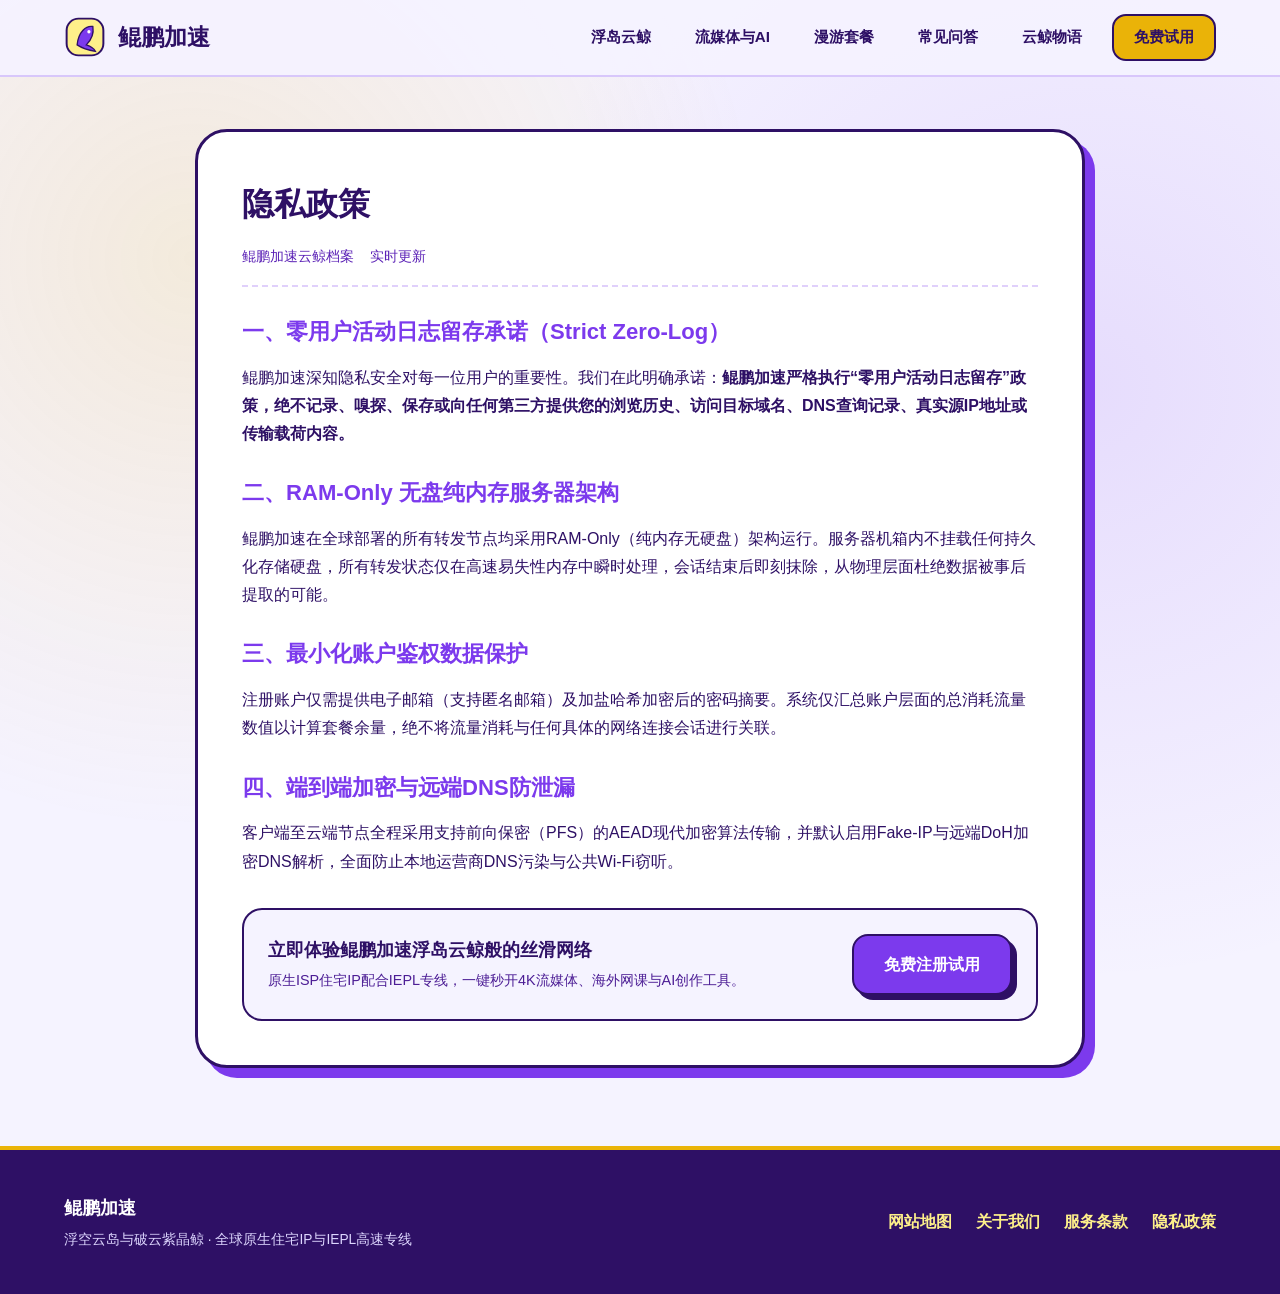
<file: privacy.html>
<!DOCTYPE html>
<html lang="zh-CN">
<head>
  <meta charset="UTF-8">
  <meta name="viewport" content="width=device-width, initial-scale=1.0">
  <title>隐私政策 - 鲲鹏加速</title>
  <meta name="description" content="鲲鹏加速隐私政策：严格执行零用户活动日志留存承诺，全线采用RAM-Only无盘纯内存服务器。">
  <link rel="canonical" href="https://kunpejiasu.mom/privacy.html">
  <link rel="stylesheet" href="style.css">
</head>
<body>
  <header class="li-header">
  <div class="li-wrap li-nav-row">
    <a href="index.html" class="li-brand">
      <svg width="42" height="42" viewBox="0 0 64 64" fill="none" xmlns="http://www.w3.org/2000/svg" aria-label="鲲鹏加速浮岛紫晶云鲸徽标">
        <rect x="4" y="4" width="56" height="56" rx="18" fill="#FEF08A" stroke="#2E1065" stroke-width="3"/>
        <path d="M20 44 C 22 24, 34 14, 44 16 C 46 28, 40 38, 34 44 C 40 46, 46 50, 48 54 C 36 52, 26 48, 20 44 Z" fill="#7C3AED" stroke="#2E1065" stroke-width="2"/>
        <circle cx="38" cy="24" r="2.5" fill="#FFFFFF"/>
      </svg>
      <span class="li-brand-text">鲲鹏加速</span>
    </a>
    <nav class="li-nav" aria-label="主导航">
      <a href="index.html#features">浮岛云鲸</a>
      <a href="index.html#scenes">流媒体与AI</a>
      <a href="index.html#plans">漫游套餐</a>
      <a href="index.html#faq">常见问答</a>
      <a href="skywhale-notes.html">云鲸物语</a>
      <a href="https://ww012.twilightaff.com/#/?code=A56DH1Af" class="btn-li-top" rel="nofollow" target="_blank">免费试用</a>
    </nav>
  </div>
</header>
  <main class="li-doc-sec">
    <div class="li-wrap">
      <article class="li-doc-card">
        <h1>隐私政策</h1>
        <div class="li-doc-meta"><span>鲲鹏加速云鲸档案</span><span>实时更新</span></div>
        <div class="li-doc-body">
          <h2>一、零用户活动日志留存承诺（Strict Zero-Log）</h2>
<p>鲲鹏加速深知隐私安全对每一位用户的重要性。我们在此明确承诺：<strong>鲲鹏加速严格执行“零用户活动日志留存”政策，绝不记录、嗅探、保存或向任何第三方提供您的浏览历史、访问目标域名、DNS查询记录、真实源IP地址或传输载荷内容。</strong></p>

<h2>二、RAM-Only 无盘纯内存服务器架构</h2>
<p>鲲鹏加速在全球部署的所有转发节点均采用RAM-Only（纯内存无硬盘）架构运行。服务器机箱内不挂载任何持久化存储硬盘，所有转发状态仅在高速易失性内存中瞬时处理，会话结束后即刻抹除，从物理层面杜绝数据被事后提取的可能。</p>

<h2>三、最小化账户鉴权数据保护</h2>
<p>注册账户仅需提供电子邮箱（支持匿名邮箱）及加盐哈希加密后的密码摘要。系统仅汇总账户层面的总消耗流量数值以计算套餐余量，绝不将流量消耗与任何具体的网络连接会话进行关联。</p>

<h2>四、端到端加密与远端DNS防泄漏</h2>
<p>客户端至云端节点全程采用支持前向保密（PFS）的AEAD现代加密算法传输，并默认启用Fake-IP与远端DoH加密DNS解析，全面防止本地运营商DNS污染与公共Wi-Fi窃听。</p>
        </div>
        <div style="margin-top:32px;padding:24px;background:var(--bg-lilac);border:2px solid var(--ink-aubergine);border-radius:20px;display:flex;justify-content:space-between;align-items:center;flex-wrap:wrap;gap:16px;">
          <div>
            <strong style="font-size:1.1rem;color:var(--ink-aubergine);display:block;">立即体验鲲鹏加速浮岛云鲸般的丝滑网络</strong>
            <span style="font-size:0.9rem;color:#4C1D95;">原生ISP住宅IP配合IEPL专线，一键秒开4K流媒体、海外网课与AI创作工具。</span>
          </div>
          <a href="https://ww012.twilightaff.com/#/?code=A56DH1Af" class="btn-li-violet" rel="nofollow" target="_blank">免费注册试用</a>
        </div>
      </article>
    </div>
  </main>
  <footer class="li-footer">
  <div class="li-wrap li-footer-row">
    <div>
      <strong style="font-size: 1.15rem; color: #FFFFFF;">鲲鹏加速</strong>
      <p style="font-size: 0.86rem; color: #DDD6FE; margin-top: 4px;">浮空云岛与破云紫晶鲸 · 全球原生住宅IP与IEPL高速专线</p>
    </div>
    <div class="li-footer-links">
      <a href="sitemap.html">网站地图</a>
      <a href="about.html">关于我们</a>
      <a href="terms.html">服务条款</a>
      <a href="privacy.html">隐私政策</a>
    </div>
  </div>
</footer>
</body>
</html>
</file>
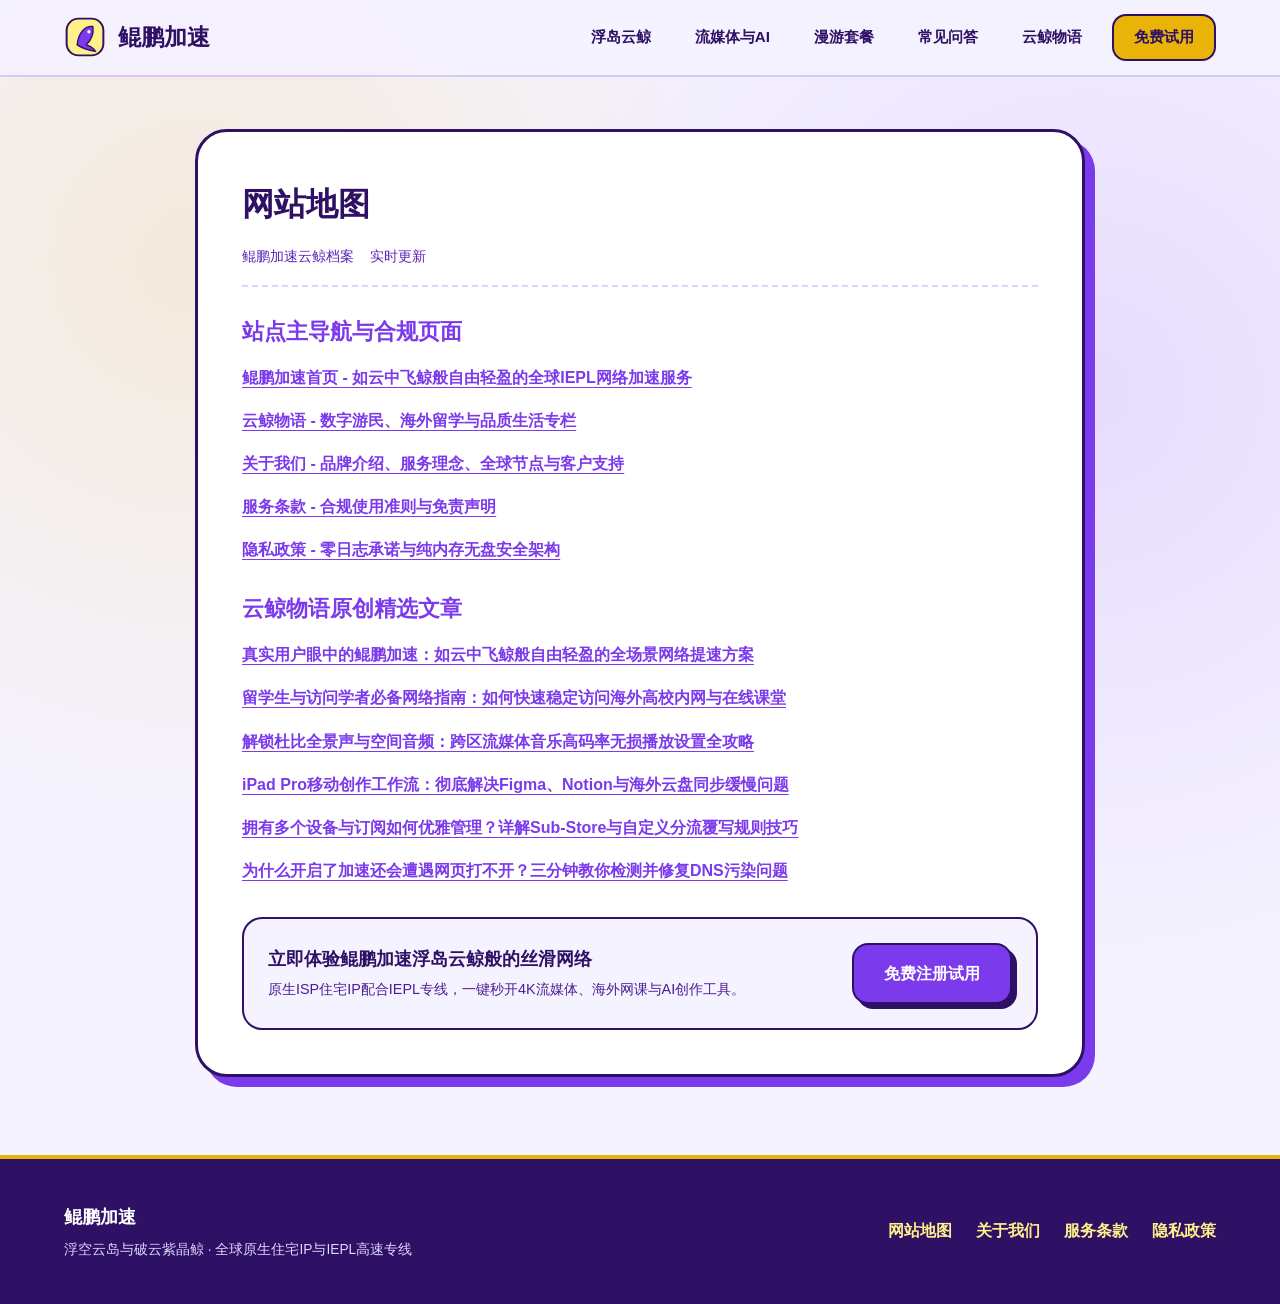
<file: sitemap.html>
<!DOCTYPE html>
<html lang="zh-CN">
<head>
  <meta charset="UTF-8">
  <meta name="viewport" content="width=device-width, initial-scale=1.0">
  <title>网站地图 - 鲲鹏加速</title>
  <meta name="description" content="鲲鹏加速全站页面导航与云鲸物语专栏文章索引。">
  <link rel="canonical" href="https://kunpejiasu.mom/sitemap.html">
  <link rel="stylesheet" href="style.css">
</head>
<body>
  <header class="li-header">
  <div class="li-wrap li-nav-row">
    <a href="index.html" class="li-brand">
      <svg width="42" height="42" viewBox="0 0 64 64" fill="none" xmlns="http://www.w3.org/2000/svg" aria-label="鲲鹏加速浮岛紫晶云鲸徽标">
        <rect x="4" y="4" width="56" height="56" rx="18" fill="#FEF08A" stroke="#2E1065" stroke-width="3"/>
        <path d="M20 44 C 22 24, 34 14, 44 16 C 46 28, 40 38, 34 44 C 40 46, 46 50, 48 54 C 36 52, 26 48, 20 44 Z" fill="#7C3AED" stroke="#2E1065" stroke-width="2"/>
        <circle cx="38" cy="24" r="2.5" fill="#FFFFFF"/>
      </svg>
      <span class="li-brand-text">鲲鹏加速</span>
    </a>
    <nav class="li-nav" aria-label="主导航">
      <a href="index.html#features">浮岛云鲸</a>
      <a href="index.html#scenes">流媒体与AI</a>
      <a href="index.html#plans">漫游套餐</a>
      <a href="index.html#faq">常见问答</a>
      <a href="skywhale-notes.html">云鲸物语</a>
      <a href="https://ww012.twilightaff.com/#/?code=A56DH1Af" class="btn-li-top" rel="nofollow" target="_blank">免费试用</a>
    </nav>
  </div>
</header>
  <main class="li-doc-sec">
    <div class="li-wrap">
      <article class="li-doc-card">
        <h1>网站地图</h1>
        <div class="li-doc-meta"><span>鲲鹏加速云鲸档案</span><span>实时更新</span></div>
        <div class="li-doc-body">
          <h2>站点主导航与合规页面</h2>
<p><a href="index.html">鲲鹏加速首页 - 如云中飞鲸般自由轻盈的全球IEPL网络加速服务</a></p>
<p><a href="skywhale-notes.html">云鲸物语 - 数字游民、海外留学与品质生活专栏</a></p>
<p><a href="about.html">关于我们 - 品牌介绍、服务理念、全球节点与客户支持</a></p>
<p><a href="terms.html">服务条款 - 合规使用准则与免责声明</a></p>
<p><a href="privacy.html">隐私政策 - 零日志承诺与纯内存无盘安全架构</a></p>

<h2>云鲸物语原创精选文章</h2>
<p><a href="kunpeng-smooth-streaming-and-ai-experience.html">真实用户眼中的鲲鹏加速：如云中飞鲸般自由轻盈的全场景网络提速方案</a></p>
<p><a href="overseas-study-canvas-zoom-library-access.html">留学生与访问学者必备网络指南：如何快速稳定访问海外高校内网与在线课堂</a></p>
<p><a href="spotify-apple-music-dolby-atmos-spatial-audio.html">解锁杜比全景声与空间音频：跨区流媒体音乐高码率无损播放设置全攻略</a></p>
<p><a href="ipad-pro-mobile-creative-cloud-sync-speed.html">iPad Pro移动创作工作流：彻底解决Figma、Notion与海外云盘同步缓慢问题</a></p>
<p><a href="clash-verge-substore-subscription-management.html">拥有多个设备与订阅如何优雅管理？详解Sub-Store与自定义分流覆写规则技巧</a></p>
<p><a href="dns-leak-test-and-encrypted-doh-setup.html">为什么开启了加速还会遭遇网页打不开？三分钟教你检测并修复DNS污染问题</a></p>
        </div>
        <div style="margin-top:32px;padding:24px;background:var(--bg-lilac);border:2px solid var(--ink-aubergine);border-radius:20px;display:flex;justify-content:space-between;align-items:center;flex-wrap:wrap;gap:16px;">
          <div>
            <strong style="font-size:1.1rem;color:var(--ink-aubergine);display:block;">立即体验鲲鹏加速浮岛云鲸般的丝滑网络</strong>
            <span style="font-size:0.9rem;color:#4C1D95;">原生ISP住宅IP配合IEPL专线，一键秒开4K流媒体、海外网课与AI创作工具。</span>
          </div>
          <a href="https://ww012.twilightaff.com/#/?code=A56DH1Af" class="btn-li-violet" rel="nofollow" target="_blank">免费注册试用</a>
        </div>
      </article>
    </div>
  </main>
  <footer class="li-footer">
  <div class="li-wrap li-footer-row">
    <div>
      <strong style="font-size: 1.15rem; color: #FFFFFF;">鲲鹏加速</strong>
      <p style="font-size: 0.86rem; color: #DDD6FE; margin-top: 4px;">浮空云岛与破云紫晶鲸 · 全球原生住宅IP与IEPL高速专线</p>
    </div>
    <div class="li-footer-links">
      <a href="sitemap.html">网站地图</a>
      <a href="about.html">关于我们</a>
      <a href="terms.html">服务条款</a>
      <a href="privacy.html">隐私政策</a>
    </div>
  </div>
</footer>
</body>
</html>
</file>
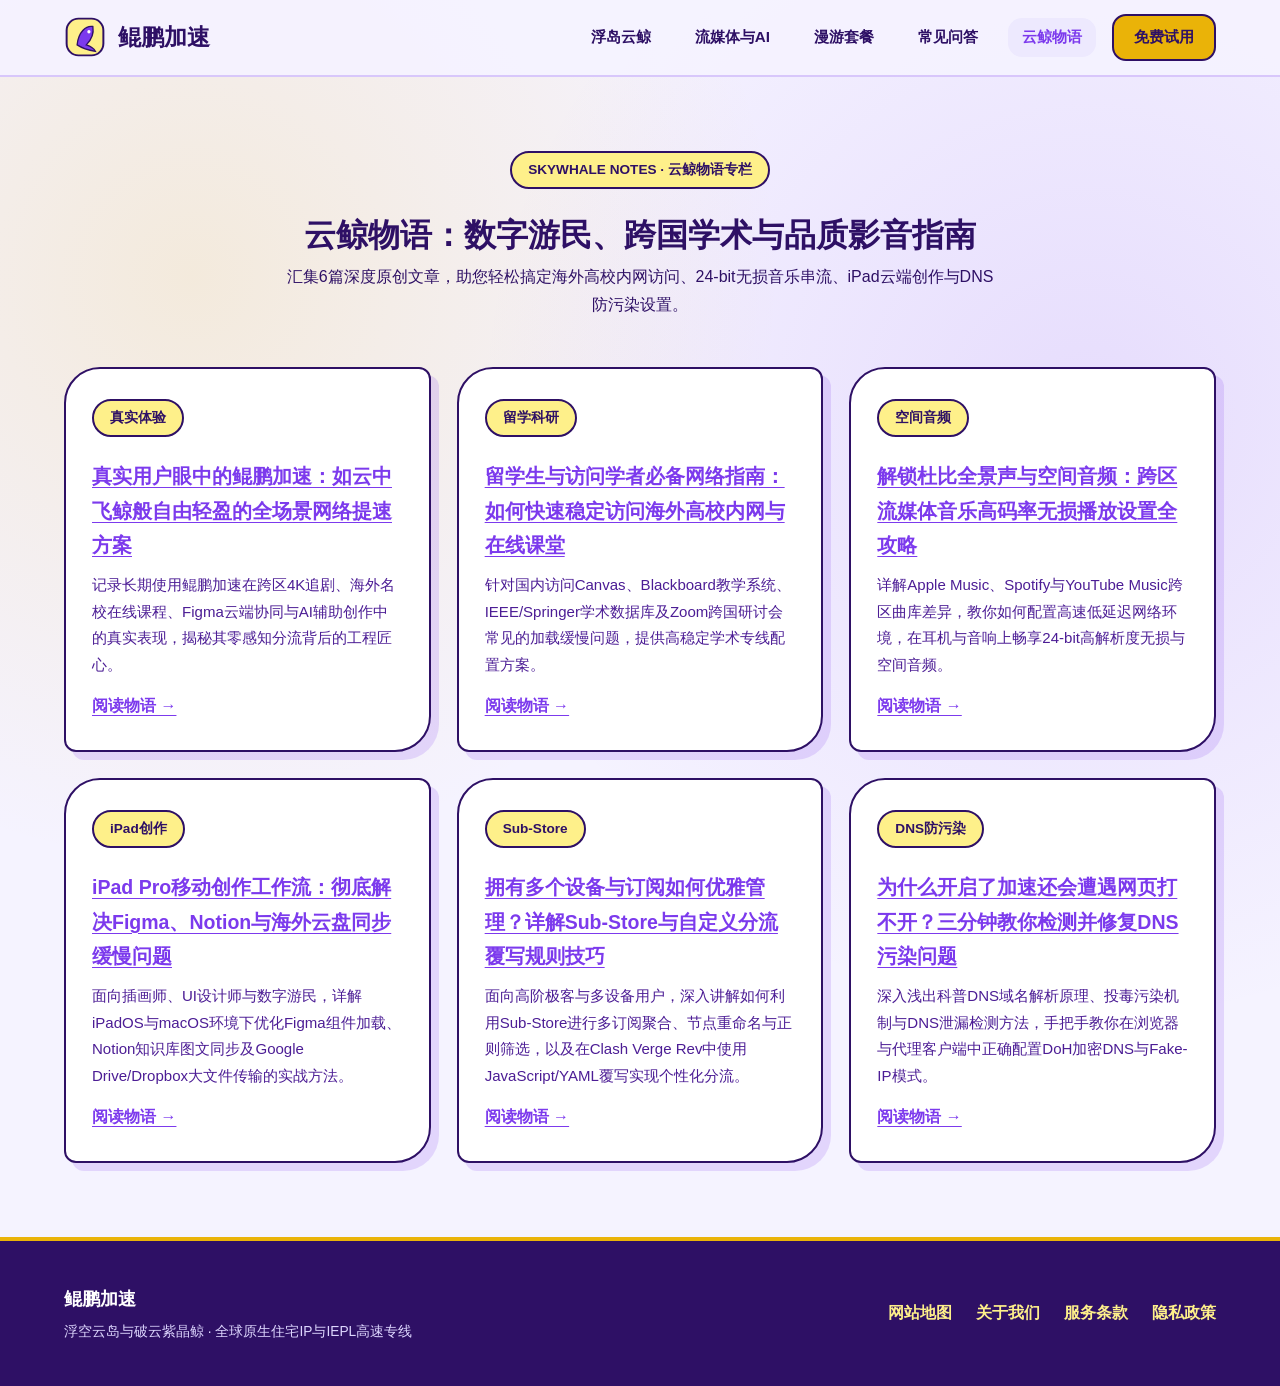
<file: skywhale-notes.html>
<!DOCTYPE html>
<html lang="zh-CN">
<head>
  <meta charset="UTF-8">
  <meta name="viewport" content="width=device-width, initial-scale=1.0">
  <title>云鲸物语 - 鲲鹏加速数字游民、留学科研与无损流媒体专栏</title>
  <meta name="description" content="鲲鹏加速云鲸物语专栏提供全场景网络提速实测、海外高校Canvas与Zoom稳定访问、Apple Music空间音频解锁、iPad Pro云端创作优化及Sub-Store订阅管理教程。">
  <link rel="canonical" href="https://kunpejiasu.mom/skywhale-notes.html">
  <link rel="stylesheet" href="style.css">
</head>
<body>
  <header class="li-header">
  <div class="li-wrap li-nav-row">
    <a href="index.html" class="li-brand">
      <svg width="42" height="42" viewBox="0 0 64 64" fill="none" xmlns="http://www.w3.org/2000/svg" aria-label="鲲鹏加速浮岛紫晶云鲸徽标">
        <rect x="4" y="4" width="56" height="56" rx="18" fill="#FEF08A" stroke="#2E1065" stroke-width="3"/>
        <path d="M20 44 C 22 24, 34 14, 44 16 C 46 28, 40 38, 34 44 C 40 46, 46 50, 48 54 C 36 52, 26 48, 20 44 Z" fill="#7C3AED" stroke="#2E1065" stroke-width="2"/>
        <circle cx="38" cy="24" r="2.5" fill="#FFFFFF"/>
      </svg>
      <span class="li-brand-text">鲲鹏加速</span>
    </a>
    <nav class="li-nav" aria-label="主导航">
      <a href="index.html#features">浮岛云鲸</a>
      <a href="index.html#scenes">流媒体与AI</a>
      <a href="index.html#plans">漫游套餐</a>
      <a href="index.html#faq">常见问答</a>
      <a href="skywhale-notes.html" class="active">云鲸物语</a>
      <a href="https://ww012.twilightaff.com/#/?code=A56DH1Af" class="btn-li-top" rel="nofollow" target="_blank">免费试用</a>
    </nav>
  </div>
</header>
  <main class="li-sec">
    <div class="li-wrap">
      <div class="li-sec-head">
        <span class="li-tag">SKYWHALE NOTES · 云鲸物语专栏</span>
        <h1>云鲸物语：数字游民、跨国学术与品质影音指南</h1>
        <p>汇集6篇深度原创文章，助您轻松搞定海外高校内网访问、24-bit无损音乐串流、iPad云端创作与DNS防污染设置。</p>
      </div>
      <div class="li-island-grid">
        
        <article class="li-island-card" style="display:flex;flex-direction:column;justify-content:space-between;">
          <div>
            <span class="li-tag" style="margin-bottom:10px;">真实体验</span>
            <h3><a href="kunpeng-smooth-streaming-and-ai-experience.html">真实用户眼中的鲲鹏加速：如云中飞鲸般自由轻盈的全场景网络提速方案</a></h3>
            <p>记录长期使用鲲鹏加速在跨区4K追剧、海外名校在线课程、Figma云端协同与AI辅助创作中的真实表现，揭秘其零感知分流背后的工程匠心。</p>
          </div>
          <a href="kunpeng-smooth-streaming-and-ai-experience.html" style="margin-top:14px;">阅读物语 →</a>
        </article>
        <article class="li-island-card" style="display:flex;flex-direction:column;justify-content:space-between;">
          <div>
            <span class="li-tag" style="margin-bottom:10px;">留学科研</span>
            <h3><a href="overseas-study-canvas-zoom-library-access.html">留学生与访问学者必备网络指南：如何快速稳定访问海外高校内网与在线课堂</a></h3>
            <p>针对国内访问Canvas、Blackboard教学系统、IEEE/Springer学术数据库及Zoom跨国研讨会常见的加载缓慢问题，提供高稳定学术专线配置方案。</p>
          </div>
          <a href="overseas-study-canvas-zoom-library-access.html" style="margin-top:14px;">阅读物语 →</a>
        </article>
        <article class="li-island-card" style="display:flex;flex-direction:column;justify-content:space-between;">
          <div>
            <span class="li-tag" style="margin-bottom:10px;">空间音频</span>
            <h3><a href="spotify-apple-music-dolby-atmos-spatial-audio.html">解锁杜比全景声与空间音频：跨区流媒体音乐高码率无损播放设置全攻略</a></h3>
            <p>详解Apple Music、Spotify与YouTube Music跨区曲库差异，教你如何配置高速低延迟网络环境，在耳机与音响上畅享24-bit高解析度无损与空间音频。</p>
          </div>
          <a href="spotify-apple-music-dolby-atmos-spatial-audio.html" style="margin-top:14px;">阅读物语 →</a>
        </article>
        <article class="li-island-card" style="display:flex;flex-direction:column;justify-content:space-between;">
          <div>
            <span class="li-tag" style="margin-bottom:10px;">iPad创作</span>
            <h3><a href="ipad-pro-mobile-creative-cloud-sync-speed.html">iPad Pro移动创作工作流：彻底解决Figma、Notion与海外云盘同步缓慢问题</a></h3>
            <p>面向插画师、UI设计师与数字游民，详解iPadOS与macOS环境下优化Figma组件加载、Notion知识库图文同步及Google Drive/Dropbox大文件传输的实战方法。</p>
          </div>
          <a href="ipad-pro-mobile-creative-cloud-sync-speed.html" style="margin-top:14px;">阅读物语 →</a>
        </article>
        <article class="li-island-card" style="display:flex;flex-direction:column;justify-content:space-between;">
          <div>
            <span class="li-tag" style="margin-bottom:10px;">Sub-Store</span>
            <h3><a href="clash-verge-substore-subscription-management.html">拥有多个设备与订阅如何优雅管理？详解Sub-Store与自定义分流覆写规则技巧</a></h3>
            <p>面向高阶极客与多设备用户，深入讲解如何利用Sub-Store进行多订阅聚合、节点重命名与正则筛选，以及在Clash Verge Rev中使用JavaScript/YAML覆写实现个性化分流。</p>
          </div>
          <a href="clash-verge-substore-subscription-management.html" style="margin-top:14px;">阅读物语 →</a>
        </article>
        <article class="li-island-card" style="display:flex;flex-direction:column;justify-content:space-between;">
          <div>
            <span class="li-tag" style="margin-bottom:10px;">DNS防污染</span>
            <h3><a href="dns-leak-test-and-encrypted-doh-setup.html">为什么开启了加速还会遭遇网页打不开？三分钟教你检测并修复DNS污染问题</a></h3>
            <p>深入浅出科普DNS域名解析原理、投毒污染机制与DNS泄漏检测方法，手把手教你在浏览器与代理客户端中正确配置DoH加密DNS与Fake-IP模式。</p>
          </div>
          <a href="dns-leak-test-and-encrypted-doh-setup.html" style="margin-top:14px;">阅读物语 →</a>
        </article>
      </div>
    </div>
  </main>
  <footer class="li-footer">
  <div class="li-wrap li-footer-row">
    <div>
      <strong style="font-size: 1.15rem; color: #FFFFFF;">鲲鹏加速</strong>
      <p style="font-size: 0.86rem; color: #DDD6FE; margin-top: 4px;">浮空云岛与破云紫晶鲸 · 全球原生住宅IP与IEPL高速专线</p>
    </div>
    <div class="li-footer-links">
      <a href="sitemap.html">网站地图</a>
      <a href="about.html">关于我们</a>
      <a href="terms.html">服务条款</a>
      <a href="privacy.html">隐私政策</a>
    </div>
  </div>
</footer>
</body>
</html>
</file>
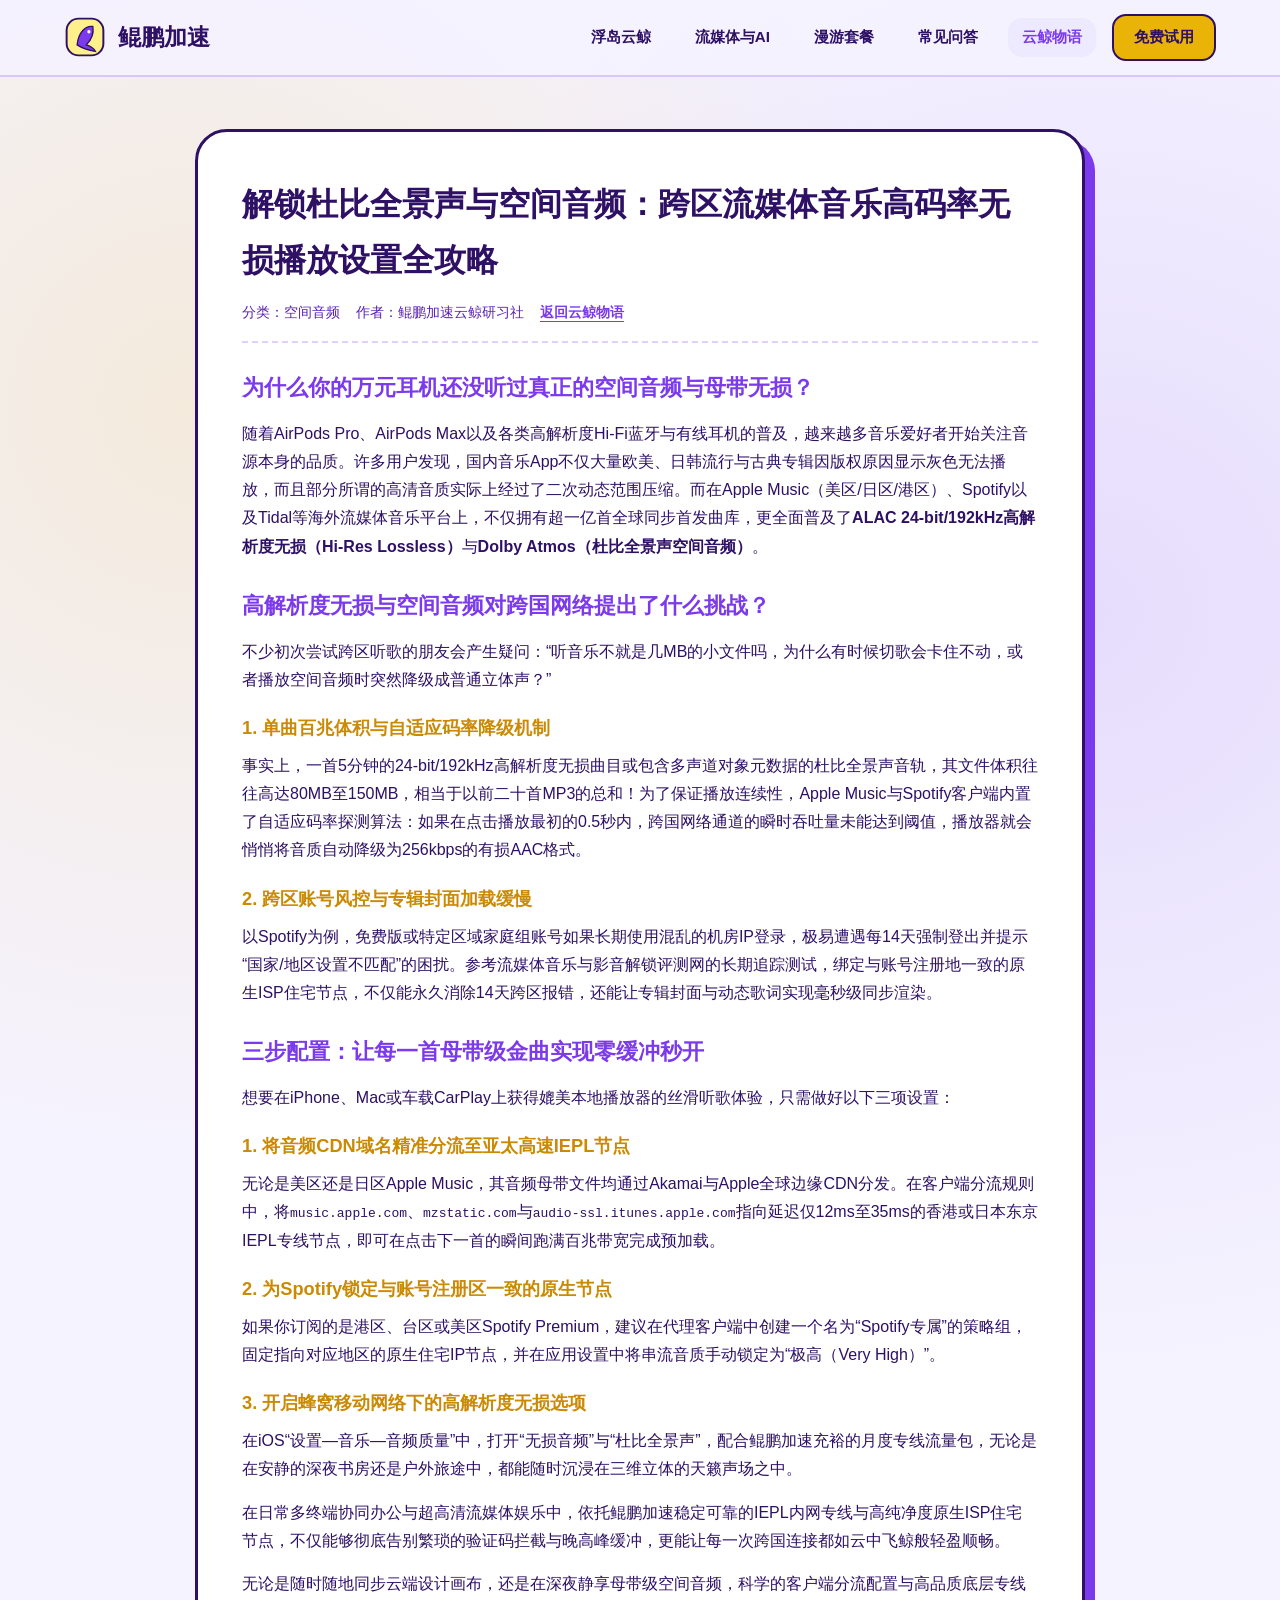
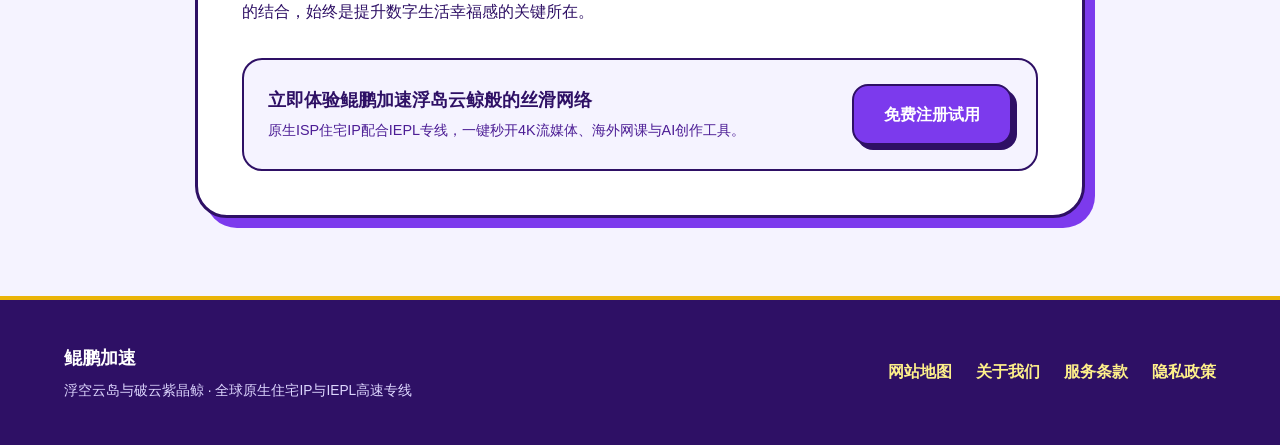
<file: spotify-apple-music-dolby-atmos-spatial-audio.html>
<!DOCTYPE html>
<html lang="zh-CN">
<head>
  <meta charset="UTF-8">
  <meta name="viewport" content="width=device-width, initial-scale=1.0">
  <title>解锁杜比全景声与空间音频：跨区流媒体音乐高码率无损播放设置全攻略 - 鲲鹏加速</title>
  <meta name="description" content="详解Apple Music、Spotify与YouTube Music跨区曲库差异，教你如何配置高速低延迟网络环境，在耳机与音响上畅享24-bit高解析度无损与空间音频。">
  <link rel="canonical" href="https://kunpejiasu.mom/spotify-apple-music-dolby-atmos-spatial-audio.html">
  <link rel="stylesheet" href="style.css">
</head>
<body>
  <header class="li-header">
  <div class="li-wrap li-nav-row">
    <a href="index.html" class="li-brand">
      <svg width="42" height="42" viewBox="0 0 64 64" fill="none" xmlns="http://www.w3.org/2000/svg" aria-label="鲲鹏加速浮岛紫晶云鲸徽标">
        <rect x="4" y="4" width="56" height="56" rx="18" fill="#FEF08A" stroke="#2E1065" stroke-width="3"/>
        <path d="M20 44 C 22 24, 34 14, 44 16 C 46 28, 40 38, 34 44 C 40 46, 46 50, 48 54 C 36 52, 26 48, 20 44 Z" fill="#7C3AED" stroke="#2E1065" stroke-width="2"/>
        <circle cx="38" cy="24" r="2.5" fill="#FFFFFF"/>
      </svg>
      <span class="li-brand-text">鲲鹏加速</span>
    </a>
    <nav class="li-nav" aria-label="主导航">
      <a href="index.html#features">浮岛云鲸</a>
      <a href="index.html#scenes">流媒体与AI</a>
      <a href="index.html#plans">漫游套餐</a>
      <a href="index.html#faq">常见问答</a>
      <a href="skywhale-notes.html" class="active">云鲸物语</a>
      <a href="https://ww012.twilightaff.com/#/?code=A56DH1Af" class="btn-li-top" rel="nofollow" target="_blank">免费试用</a>
    </nav>
  </div>
</header>
  <main class="li-doc-sec">
    <div class="li-wrap">
      <article class="li-doc-card">
        <h1>解锁杜比全景声与空间音频：跨区流媒体音乐高码率无损播放设置全攻略</h1>
        <div class="li-doc-meta"><span>分类：空间音频</span><span>作者：鲲鹏加速云鲸研习社</span><span><a href="skywhale-notes.html">返回云鲸物语</a></span></div>
        <div class="li-doc-body">
          <h2>为什么你的万元耳机还没听过真正的空间音频与母带无损？</h2>
<p>随着AirPods Pro、AirPods Max以及各类高解析度Hi-Fi蓝牙与有线耳机的普及，越来越多音乐爱好者开始关注音源本身的品质。许多用户发现，国内音乐App不仅大量欧美、日韩流行与古典专辑因版权原因显示灰色无法播放，而且部分所谓的高清音质实际上经过了二次动态范围压缩。而在Apple Music（美区/日区/港区）、Spotify以及Tidal等海外流媒体音乐平台上，不仅拥有超一亿首全球同步首发曲库，更全面普及了<strong>ALAC 24-bit/192kHz高解析度无损（Hi-Res Lossless）</strong>与<strong>Dolby Atmos（杜比全景声空间音频）</strong>。</p>

<h2>高解析度无损与空间音频对跨国网络提出了什么挑战？</h2>
<p>不少初次尝试跨区听歌的朋友会产生疑问：“听音乐不就是几MB的小文件吗，为什么有时候切歌会卡住不动，或者播放空间音频时突然降级成普通立体声？”</p>

<h3>1. 单曲百兆体积与自适应码率降级机制</h3>
<p>事实上，一首5分钟的24-bit/192kHz高解析度无损曲目或包含多声道对象元数据的杜比全景声音轨，其文件体积往往高达80MB至150MB，相当于以前二十首MP3的总和！为了保证播放连续性，Apple Music与Spotify客户端内置了自适应码率探测算法：如果在点击播放最初的0.5秒内，跨国网络通道的瞬时吞吐量未能达到阈值，播放器就会悄悄将音质自动降级为256kbps的有损AAC格式。</p>

<h3>2. 跨区账号风控与专辑封面加载缓慢</h3>
<p>以Spotify为例，免费版或特定区域家庭组账号如果长期使用混乱的机房IP登录，极易遭遇每14天强制登出并提示“国家/地区设置不匹配”的困扰。参考流媒体音乐与影音解锁评测网的长期追踪测试，绑定与账号注册地一致的原生ISP住宅节点，不仅能永久消除14天跨区报错，还能让专辑封面与动态歌词实现毫秒级同步渲染。</p>

<h2>三步配置：让每一首母带级金曲实现零缓冲秒开</h2>
<p>想要在iPhone、Mac或车载CarPlay上获得媲美本地播放器的丝滑听歌体验，只需做好以下三项设置：</p>

<h3>1. 将音频CDN域名精准分流至亚太高速IEPL节点</h3>
<p>无论是美区还是日区Apple Music，其音频母带文件均通过Akamai与Apple全球边缘CDN分发。在客户端分流规则中，将<code>music.apple.com</code>、<code>mzstatic.com</code>与<code>audio-ssl.itunes.apple.com</code>指向延迟仅12ms至35ms的香港或日本东京IEPL专线节点，即可在点击下一首的瞬间跑满百兆带宽完成预加载。</p>

<h3>2. 为Spotify锁定与账号注册区一致的原生节点</h3>
<p>如果你订阅的是港区、台区或美区Spotify Premium，建议在代理客户端中创建一个名为“Spotify专属”的策略组，固定指向对应地区的原生住宅IP节点，并在应用设置中将串流音质手动锁定为“极高（Very High）”。</p>

<h3>3. 开启蜂窝移动网络下的高解析度无损选项</h3>
<p>在iOS“设置—音乐—音频质量”中，打开“无损音频”与“杜比全景声”，配合鲲鹏加速充裕的月度专线流量包，无论是在安静的深夜书房还是户外旅途中，都能随时沉浸在三维立体的天籁声场之中。</p>

<p>在日常多终端协同办公与超高清流媒体娱乐中，依托鲲鹏加速稳定可靠的IEPL内网专线与高纯净度原生ISP住宅节点，不仅能够彻底告别繁琐的验证码拦截与晚高峰缓冲，更能让每一次跨国连接都如云中飞鲸般轻盈顺畅。</p>
<p>无论是随时随地同步云端设计画布，还是在深夜静享母带级空间音频，科学的客户端分流配置与高品质底层专线的结合，始终是提升数字生活幸福感的关键所在。</p>
        </div>
        <div style="margin-top:32px;padding:24px;background:var(--bg-lilac);border:2px solid var(--ink-aubergine);border-radius:20px;display:flex;justify-content:space-between;align-items:center;flex-wrap:wrap;gap:16px;">
          <div>
            <strong style="font-size:1.1rem;color:var(--ink-aubergine);display:block;">立即体验鲲鹏加速浮岛云鲸般的丝滑网络</strong>
            <span style="font-size:0.9rem;color:#4C1D95;">原生ISP住宅IP配合IEPL专线，一键秒开4K流媒体、海外网课与AI创作工具。</span>
          </div>
          <a href="https://ww012.twilightaff.com/#/?code=A56DH1Af" class="btn-li-violet" rel="nofollow" target="_blank">免费注册试用</a>
        </div>
      </article>
    </div>
  </main>
  <footer class="li-footer">
  <div class="li-wrap li-footer-row">
    <div>
      <strong style="font-size: 1.15rem; color: #FFFFFF;">鲲鹏加速</strong>
      <p style="font-size: 0.86rem; color: #DDD6FE; margin-top: 4px;">浮空云岛与破云紫晶鲸 · 全球原生住宅IP与IEPL高速专线</p>
    </div>
    <div class="li-footer-links">
      <a href="sitemap.html">网站地图</a>
      <a href="about.html">关于我们</a>
      <a href="terms.html">服务条款</a>
      <a href="privacy.html">隐私政策</a>
    </div>
  </div>
</footer>
</body>
</html>
</file>
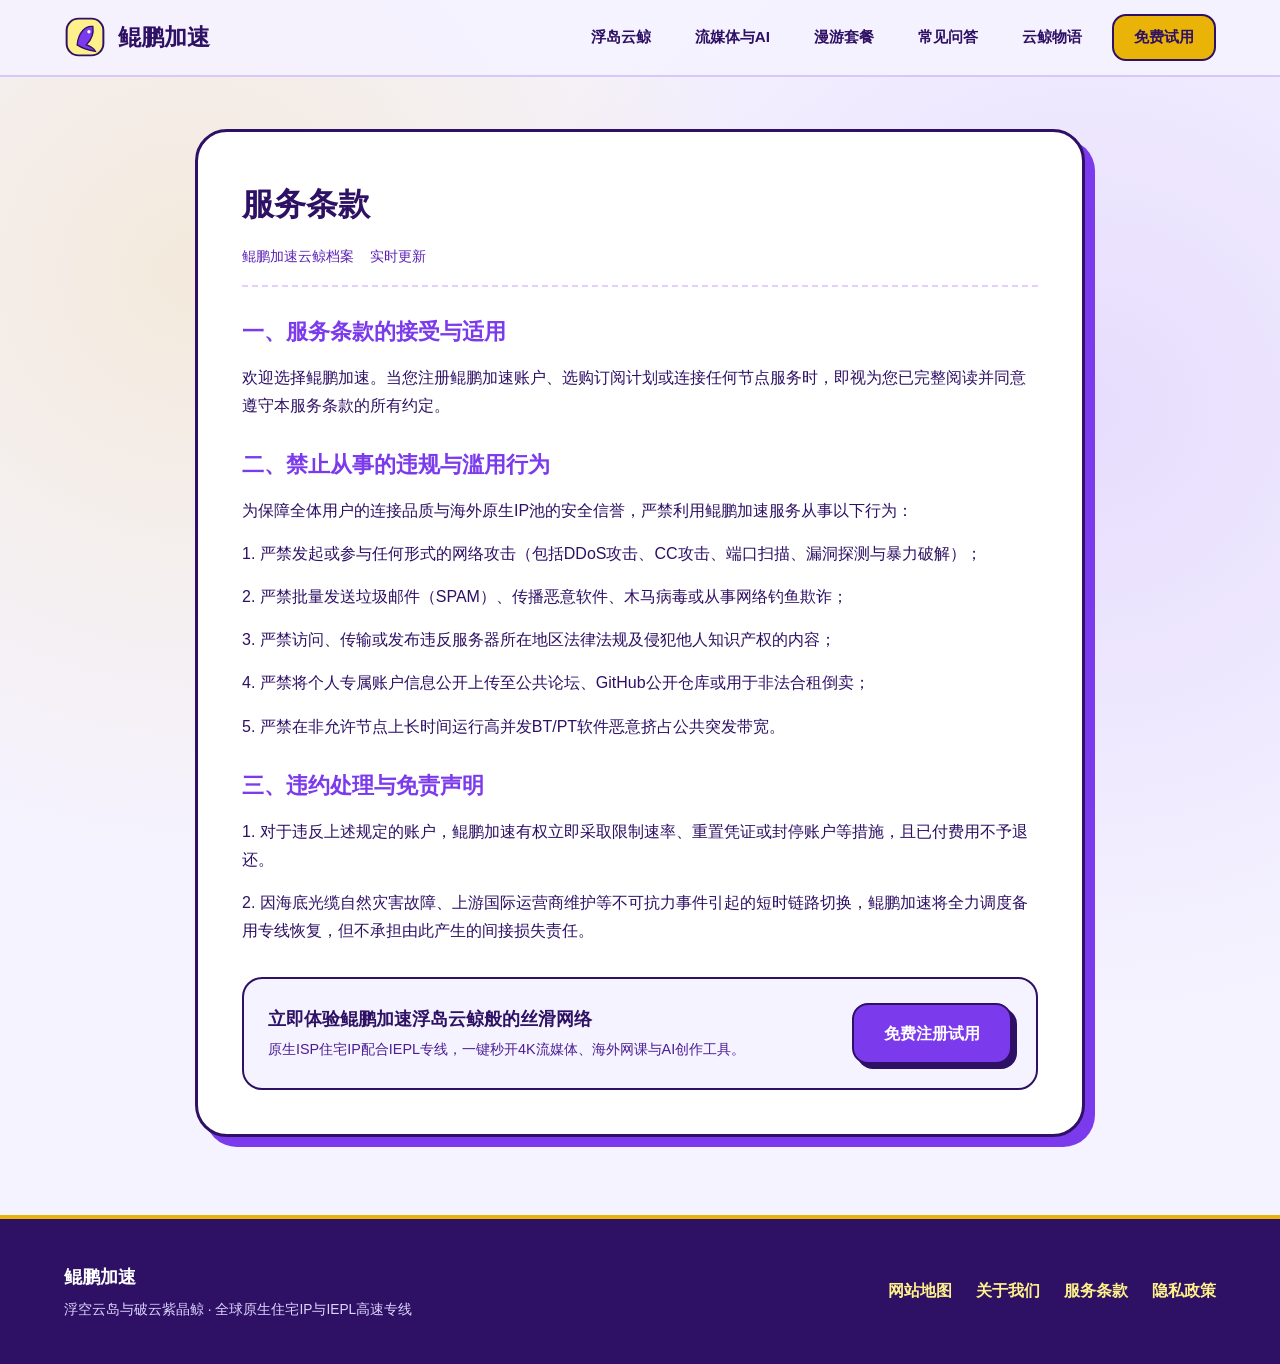
<file: terms.html>
<!DOCTYPE html>
<html lang="zh-CN">
<head>
  <meta charset="UTF-8">
  <meta name="viewport" content="width=device-width, initial-scale=1.0">
  <title>服务条款 - 鲲鹏加速</title>
  <meta name="description" content="鲲鹏加速服务条款、合规使用规范、禁止滥用行为与免责声明。">
  <link rel="canonical" href="https://kunpejiasu.mom/terms.html">
  <link rel="stylesheet" href="style.css">
</head>
<body>
  <header class="li-header">
  <div class="li-wrap li-nav-row">
    <a href="index.html" class="li-brand">
      <svg width="42" height="42" viewBox="0 0 64 64" fill="none" xmlns="http://www.w3.org/2000/svg" aria-label="鲲鹏加速浮岛紫晶云鲸徽标">
        <rect x="4" y="4" width="56" height="56" rx="18" fill="#FEF08A" stroke="#2E1065" stroke-width="3"/>
        <path d="M20 44 C 22 24, 34 14, 44 16 C 46 28, 40 38, 34 44 C 40 46, 46 50, 48 54 C 36 52, 26 48, 20 44 Z" fill="#7C3AED" stroke="#2E1065" stroke-width="2"/>
        <circle cx="38" cy="24" r="2.5" fill="#FFFFFF"/>
      </svg>
      <span class="li-brand-text">鲲鹏加速</span>
    </a>
    <nav class="li-nav" aria-label="主导航">
      <a href="index.html#features">浮岛云鲸</a>
      <a href="index.html#scenes">流媒体与AI</a>
      <a href="index.html#plans">漫游套餐</a>
      <a href="index.html#faq">常见问答</a>
      <a href="skywhale-notes.html">云鲸物语</a>
      <a href="https://ww012.twilightaff.com/#/?code=A56DH1Af" class="btn-li-top" rel="nofollow" target="_blank">免费试用</a>
    </nav>
  </div>
</header>
  <main class="li-doc-sec">
    <div class="li-wrap">
      <article class="li-doc-card">
        <h1>服务条款</h1>
        <div class="li-doc-meta"><span>鲲鹏加速云鲸档案</span><span>实时更新</span></div>
        <div class="li-doc-body">
          <h2>一、服务条款的接受与适用</h2>
<p>欢迎选择鲲鹏加速。当您注册鲲鹏加速账户、选购订阅计划或连接任何节点服务时，即视为您已完整阅读并同意遵守本服务条款的所有约定。</p>

<h2>二、禁止从事的违规与滥用行为</h2>
<p>为保障全体用户的连接品质与海外原生IP池的安全信誉，严禁利用鲲鹏加速服务从事以下行为：</p>
<p>1. 严禁发起或参与任何形式的网络攻击（包括DDoS攻击、CC攻击、端口扫描、漏洞探测与暴力破解）；</p>
<p>2. 严禁批量发送垃圾邮件（SPAM）、传播恶意软件、木马病毒或从事网络钓鱼欺诈；</p>
<p>3. 严禁访问、传输或发布违反服务器所在地区法律法规及侵犯他人知识产权的内容；</p>
<p>4. 严禁将个人专属账户信息公开上传至公共论坛、GitHub公开仓库或用于非法合租倒卖；</p>
<p>5. 严禁在非允许节点上长时间运行高并发BT/PT软件恶意挤占公共突发带宽。</p>

<h2>三、违约处理与免责声明</h2>
<p>1. 对于违反上述规定的账户，鲲鹏加速有权立即采取限制速率、重置凭证或封停账户等措施，且已付费用不予退还。</p>
<p>2. 因海底光缆自然灾害故障、上游国际运营商维护等不可抗力事件引起的短时链路切换，鲲鹏加速将全力调度备用专线恢复，但不承担由此产生的间接损失责任。</p>
        </div>
        <div style="margin-top:32px;padding:24px;background:var(--bg-lilac);border:2px solid var(--ink-aubergine);border-radius:20px;display:flex;justify-content:space-between;align-items:center;flex-wrap:wrap;gap:16px;">
          <div>
            <strong style="font-size:1.1rem;color:var(--ink-aubergine);display:block;">立即体验鲲鹏加速浮岛云鲸般的丝滑网络</strong>
            <span style="font-size:0.9rem;color:#4C1D95;">原生ISP住宅IP配合IEPL专线，一键秒开4K流媒体、海外网课与AI创作工具。</span>
          </div>
          <a href="https://ww012.twilightaff.com/#/?code=A56DH1Af" class="btn-li-violet" rel="nofollow" target="_blank">免费注册试用</a>
        </div>
      </article>
    </div>
  </main>
  <footer class="li-footer">
  <div class="li-wrap li-footer-row">
    <div>
      <strong style="font-size: 1.15rem; color: #FFFFFF;">鲲鹏加速</strong>
      <p style="font-size: 0.86rem; color: #DDD6FE; margin-top: 4px;">浮空云岛与破云紫晶鲸 · 全球原生住宅IP与IEPL高速专线</p>
    </div>
    <div class="li-footer-links">
      <a href="sitemap.html">网站地图</a>
      <a href="about.html">关于我们</a>
      <a href="terms.html">服务条款</a>
      <a href="privacy.html">隐私政策</a>
    </div>
  </div>
</footer>
</body>
</html>
</file>
<file: style.css>
/* kunpejiasu.mom - Daylight Lavender-Lilac & Citron-Yellow Floating Sky-Islands */
:root {
  --bg-lilac: #F5F3FF;
  --bg-violet-soft: #EDE9FE;
  --bg-island: #FFFFFF;
  --ink-aubergine: #2E1065;
  --ink-grape: #5B21B6;
  --violet-vivid: #7C3AED;
  --citron-gold: #CA8A04;
  --citron-bright: #EAB308;
  --sky-cyan: #0284C7;
  --border-lilac: rgba(124, 58, 237, 0.24);
  --shadow-island: 8px 8px 0px rgba(124, 58, 237, 0.16);
}

* {
  box-sizing: border-box;
  margin: 0;
  padding: 0;
}

html {
  scroll-behavior: smooth;
  font-family: "PingFang SC", "Hiragino Sans GB", "Microsoft YaHei", sans-serif;
  background-color: var(--bg-lilac);
  color: var(--ink-aubergine);
  line-height: 1.76;
}

body {
  background-color: var(--bg-lilac);
  background-image:
    radial-gradient(circle at 15% 20%, rgba(234, 179, 8, 0.14) 0%, transparent 38%),
    radial-gradient(circle at 85% 30%, rgba(124, 58, 237, 0.12) 0%, transparent 42%);
  overflow-x: hidden;
}

a, a:visited {
  color: var(--violet-vivid);
  text-decoration: underline;
  text-underline-offset: 4px;
  font-weight: 700;
  transition: color 0.2s ease;
}

a:hover {
  color: var(--citron-gold);
}

.li-wrap {
  max-width: 1200px;
  margin: 0 auto;
  padding: 0 24px;
}

/* Header */
.li-header {
  position: sticky;
  top: 0;
  z-index: 100;
  background: rgba(245, 243, 255, 0.94);
  border-bottom: 2px solid var(--border-lilac);
  padding: 14px 0;
}

.li-nav-row {
  display: flex;
  align-items: center;
  justify-content: space-between;
  flex-wrap: wrap;
  gap: 18px;
}

.li-brand {
  display: inline-flex;
  align-items: center;
  gap: 12px;
  text-decoration: none !important;
}

.li-brand-text {
  font-size: 1.44rem;
  font-weight: 900;
  color: var(--ink-aubergine);
}

.li-nav {
  display: flex;
  align-items: center;
  gap: 16px;
  flex-wrap: wrap;
}

.li-nav a, .li-nav a:visited {
  color: var(--ink-aubergine);
  text-decoration: none;
  font-size: 0.95rem;
  font-weight: 700;
  padding: 6px 14px;
  border-radius: 14px;
}

.li-nav a:hover, .li-nav a.active {
  background: var(--bg-violet-soft);
  color: var(--violet-vivid);
}

.btn-li-top, .btn-li-top:visited {
  background: var(--citron-bright) !important;
  color: var(--ink-aubergine) !important;
  text-decoration: none !important;
  padding: 8px 20px !important;
  border-radius: 14px !important;
  border: 2px solid var(--ink-aubergine);
  font-weight: 900;
}

/* Reverse Split Hero (Left Illustration Stage, Right Copy) */
.li-hero {
  padding: 52px 0 74px;
}

.li-hero-reverse {
  display: grid;
  grid-template-columns: 1.12fr 0.88fr;
  gap: 44px;
  align-items: center;
}

.li-island-stage {
  background: linear-gradient(180deg, #DDD6FE 0%, #EDE9FE 55%, #FEF9C3 100%);
  border: 3px solid var(--ink-aubergine);
  border-radius: 42px 16px 42px 16px;
  padding: 18px;
  box-shadow: 12px 12px 0px var(--violet-vivid);
  overflow: hidden;
}

.li-island-stage svg {
  width: 100%;
  height: auto;
  display: block;
}

@keyframes whaleBreachUp {
  0%, 100% { transform: translateY(0px) rotate(0deg); }
  50% { transform: translateY(-16px) rotate(-2deg); }
}

@keyframes islandBob {
  0%, 100% { transform: translateY(0px); }
  50% { transform: translateY(10px); }
}

@keyframes windmillTurn {
  0% { transform: rotate(0deg); }
  100% { transform: rotate(360deg); }
}

.anim-breach-whale {
  animation: whaleBreachUp 4.8s ease-in-out infinite;
  transform-origin: center;
}

.anim-sky-island {
  animation: islandBob 6s ease-in-out infinite;
}

.anim-windmill {
  animation: windmillTurn 9s linear infinite;
  transform-origin: 472px 108px;
}

.li-tag {
  display: inline-block;
  background: #FEF08A;
  color: var(--ink-aubergine);
  border: 2px solid var(--ink-aubergine);
  padding: 5px 16px;
  border-radius: 99px;
  font-size: 0.85rem;
  font-weight: 900;
  margin-bottom: 18px;
}

.li-hero-copy h1 {
  font-size: 2.68rem;
  line-height: 1.24;
  color: var(--ink-aubergine);
  margin-bottom: 18px;
  font-weight: 900;
}

.li-hero-copy h1 span {
  color: var(--violet-vivid);
  background: #FEF08A;
  padding: 0 8px;
  border-radius: 8px;
}

.li-hero-copy p {
  font-size: 1.06rem;
  color: #4C1D95;
  margin-bottom: 28px;
}

.li-cta-group {
  display: flex;
  flex-wrap: wrap;
  gap: 14px;
}

.btn-li-violet, .btn-li-violet:visited {
  display: inline-flex;
  align-items: center;
  justify-content: center;
  background: var(--violet-vivid);
  color: #FFFFFF !important;
  text-decoration: none !important;
  padding: 14px 30px;
  border-radius: 16px;
  border: 2px solid var(--ink-aubergine);
  box-shadow: 5px 5px 0px var(--ink-aubergine);
  font-size: 1.03rem;
  font-weight: 800;
  transition: transform 0.2s ease;
}

.btn-li-violet:hover {
  transform: translate(-2px, -2px);
}

.btn-li-citron, .btn-li-citron:visited {
  display: inline-flex;
  align-items: center;
  justify-content: center;
  background: #FEF08A;
  color: var(--ink-aubergine) !important;
  text-decoration: none !important;
  padding: 14px 24px;
  border-radius: 16px;
  border: 2px solid var(--ink-aubergine);
  box-shadow: 5px 5px 0px var(--violet-vivid);
  font-size: 1rem;
  font-weight: 900;
  transition: transform 0.2s ease;
}

.btn-li-citron:hover {
  transform: translate(-2px, -2px);
}

/* Sections */
.li-sec {
  padding: 74px 0;
}

.li-sec.violet-band {
  background: var(--bg-violet-soft);
  border-top: 2px solid var(--ink-aubergine);
  border-bottom: 2px solid var(--ink-aubergine);
}

.li-sec-head {
  text-align: center;
  max-width: 720px;
  margin: 0 auto 48px;
}

.li-sec-head h2 {
  font-size: 2.1rem;
  color: var(--ink-aubergine);
  margin-bottom: 10px;
  font-weight: 900;
}

/* Asymmetric Cloud-Island Cards */
.li-island-grid {
  display: grid;
  grid-template-columns: repeat(3, 1fr);
  gap: 26px;
}

.li-island-card {
  background: var(--bg-island);
  border: 2px solid var(--ink-aubergine);
  border-radius: 36px 12px 36px 12px;
  padding: 30px 26px;
  box-shadow: var(--shadow-island);
}

.li-island-card h3 {
  font-size: 1.22rem;
  margin: 12px 0 10px;
  color: var(--ink-aubergine);
}

.li-island-card p {
  font-size: 0.94rem;
  color: #4C1D95;
}

/* Pricing */
.li-price-card {
  background: var(--bg-island);
  border: 3px solid var(--ink-aubergine);
  border-radius: 28px;
  padding: 34px 26px;
  box-shadow: var(--shadow-island);
  display: flex;
  flex-direction: column;
  justify-content: space-between;
}

.li-price-card.pop {
  background: #FEFCE8;
  box-shadow: 10px 10px 0px var(--violet-vivid);
}

.li-price-num {
  font-size: 2.45rem;
  font-weight: 900;
  color: var(--violet-vivid);
  margin: 12px 0;
}

.li-ul {
  list-style: none;
  margin: 16px 0 24px;
}

.li-ul li {
  padding: 8px 0;
  border-bottom: 1px dashed var(--border-lilac);
  font-size: 0.94rem;
}

/* 2x2 Grid */
.li-two-grid {
  display: grid;
  grid-template-columns: repeat(2, 1fr);
  gap: 24px;
}

/* Subpage */
.li-doc-sec {
  padding: 52px 0 78px;
}

.li-doc-card {
  max-width: 890px;
  margin: 0 auto;
  background: var(--bg-island);
  border: 3px solid var(--ink-aubergine);
  border-radius: 32px;
  padding: 44px;
  box-shadow: 10px 10px 0px var(--violet-vivid);
}

.li-doc-card h1 {
  font-size: 2rem;
  margin-bottom: 12px;
}

.li-doc-meta {
  font-size: 0.88rem;
  color: var(--ink-grape);
  padding-bottom: 16px;
  margin-bottom: 24px;
  border-bottom: 2px dashed var(--border-lilac);
  display: flex;
  gap: 16px;
  flex-wrap: wrap;
}

.li-doc-body h2 {
  font-size: 1.38rem;
  color: var(--violet-vivid);
  margin: 26px 0 12px;
}

.li-doc-body h3 {
  font-size: 1.14rem;
  color: var(--citron-gold);
  margin: 18px 0 8px;
}

.li-doc-body p {
  margin-bottom: 15px;
}

.li-footer {
  background: var(--ink-aubergine);
  color: #EDE9FE;
  padding: 42px 0;
  border-top: 4px solid var(--citron-bright);
}

.li-footer-row {
  display: flex;
  justify-content: space-between;
  align-items: center;
  flex-wrap: wrap;
  gap: 20px;
}

.li-footer-links {
  display: flex;
  gap: 24px;
  flex-wrap: wrap;
}

.li-footer-links a, .li-footer-links a:visited {
  color: #FEF08A !important;
  text-decoration: none;
}

@media (max-width: 980px) {
  .li-hero-reverse,
  .li-island-grid,
  .li-two-grid {
    grid-template-columns: 1fr;
  }
}

@media (max-width: 768px) {
  .li-nav-row {
    flex-direction: column;
    align-items: flex-start;
  }
  .li-nav {
    display: flex !important;
    width: 100%;
    flex-wrap: wrap;
    gap: 8px;
  }
  .li-hero-copy h1 {
    font-size: 2rem;
  }
  .li-doc-card {
    padding: 24px 18px;
  }
}
</file>
